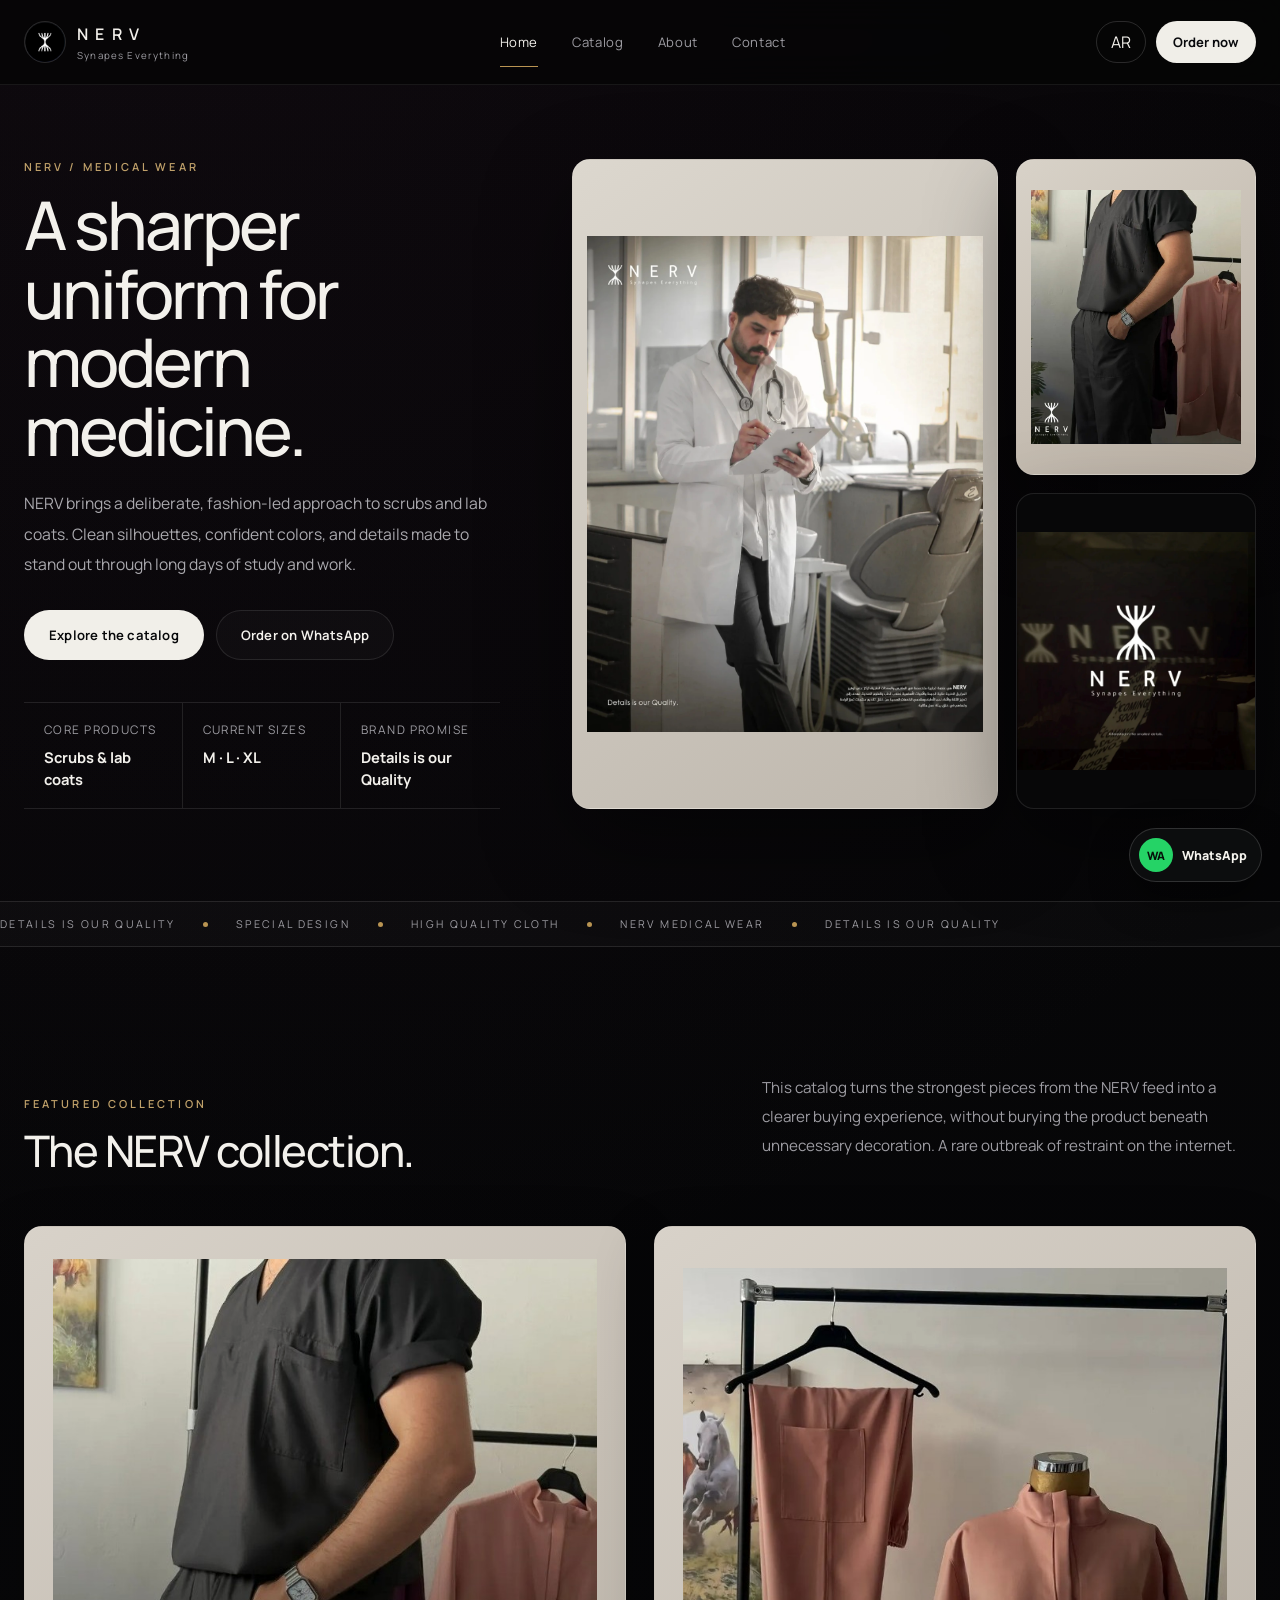
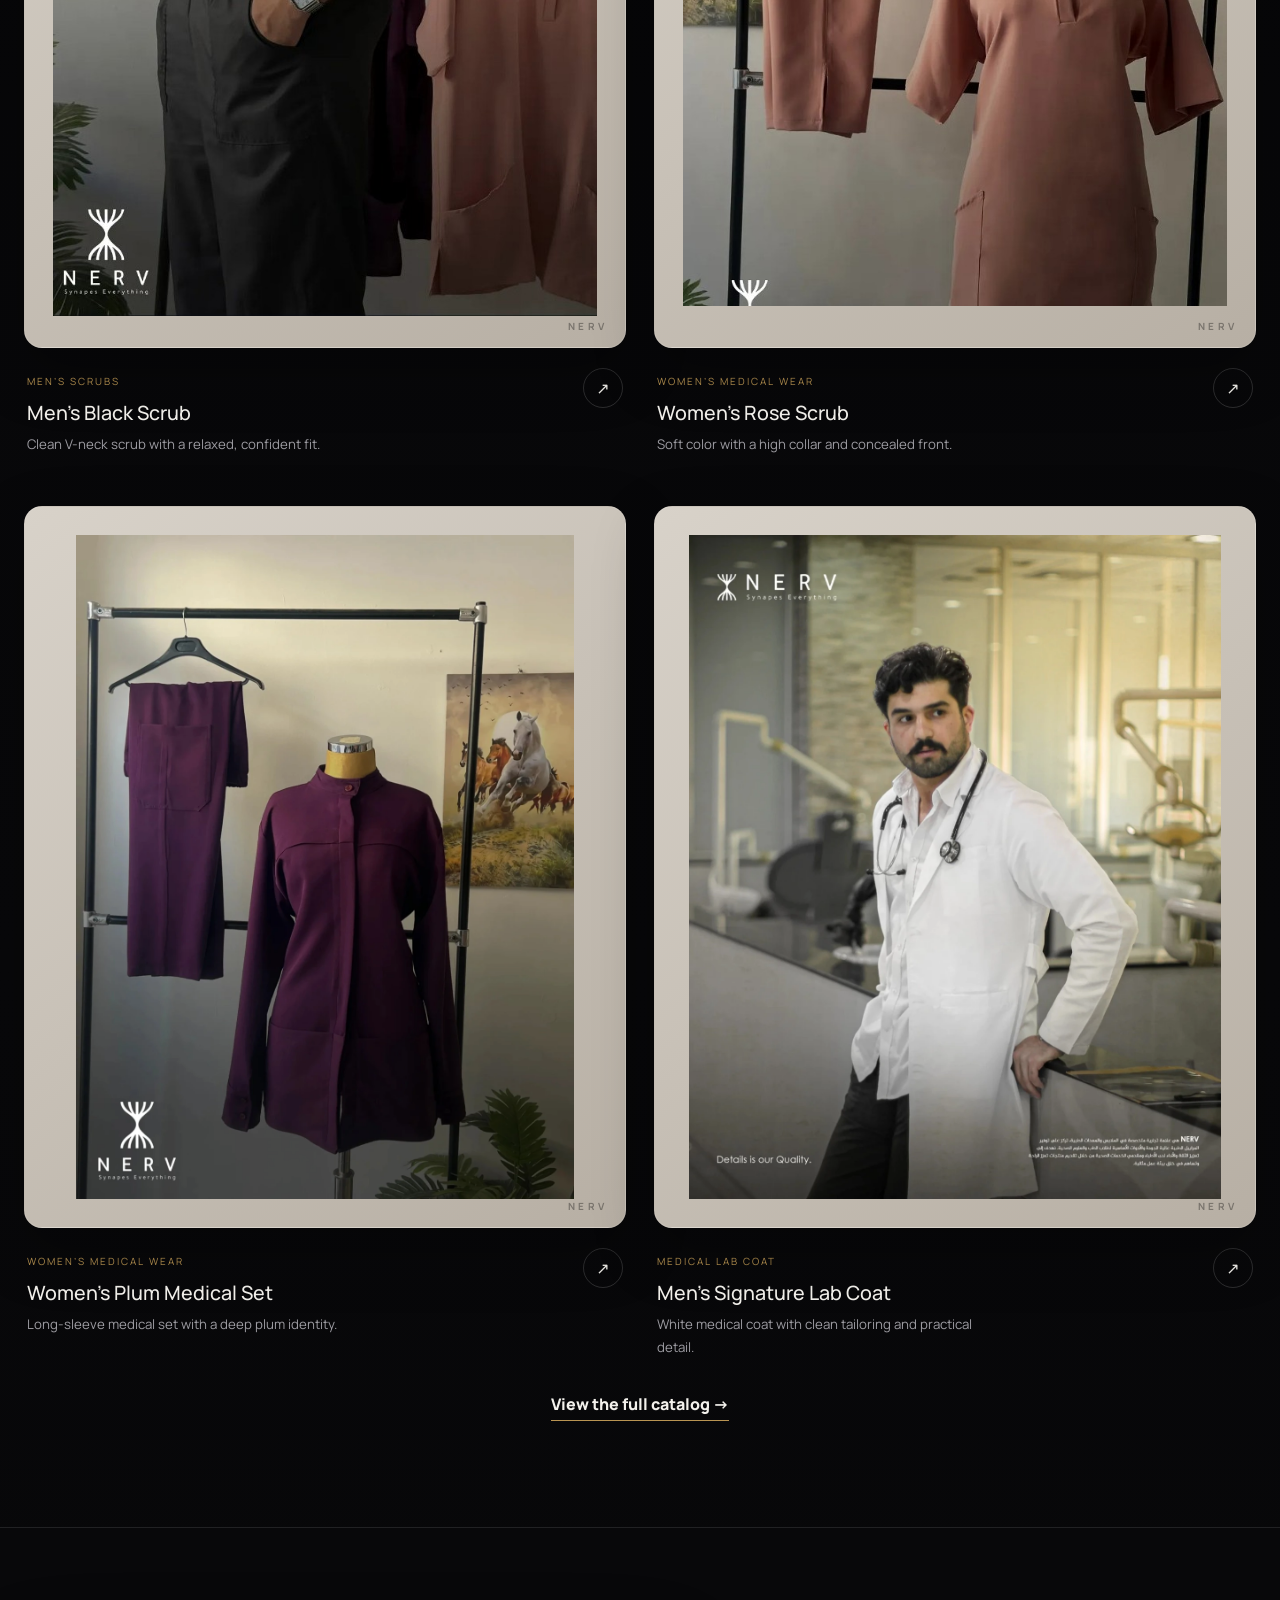
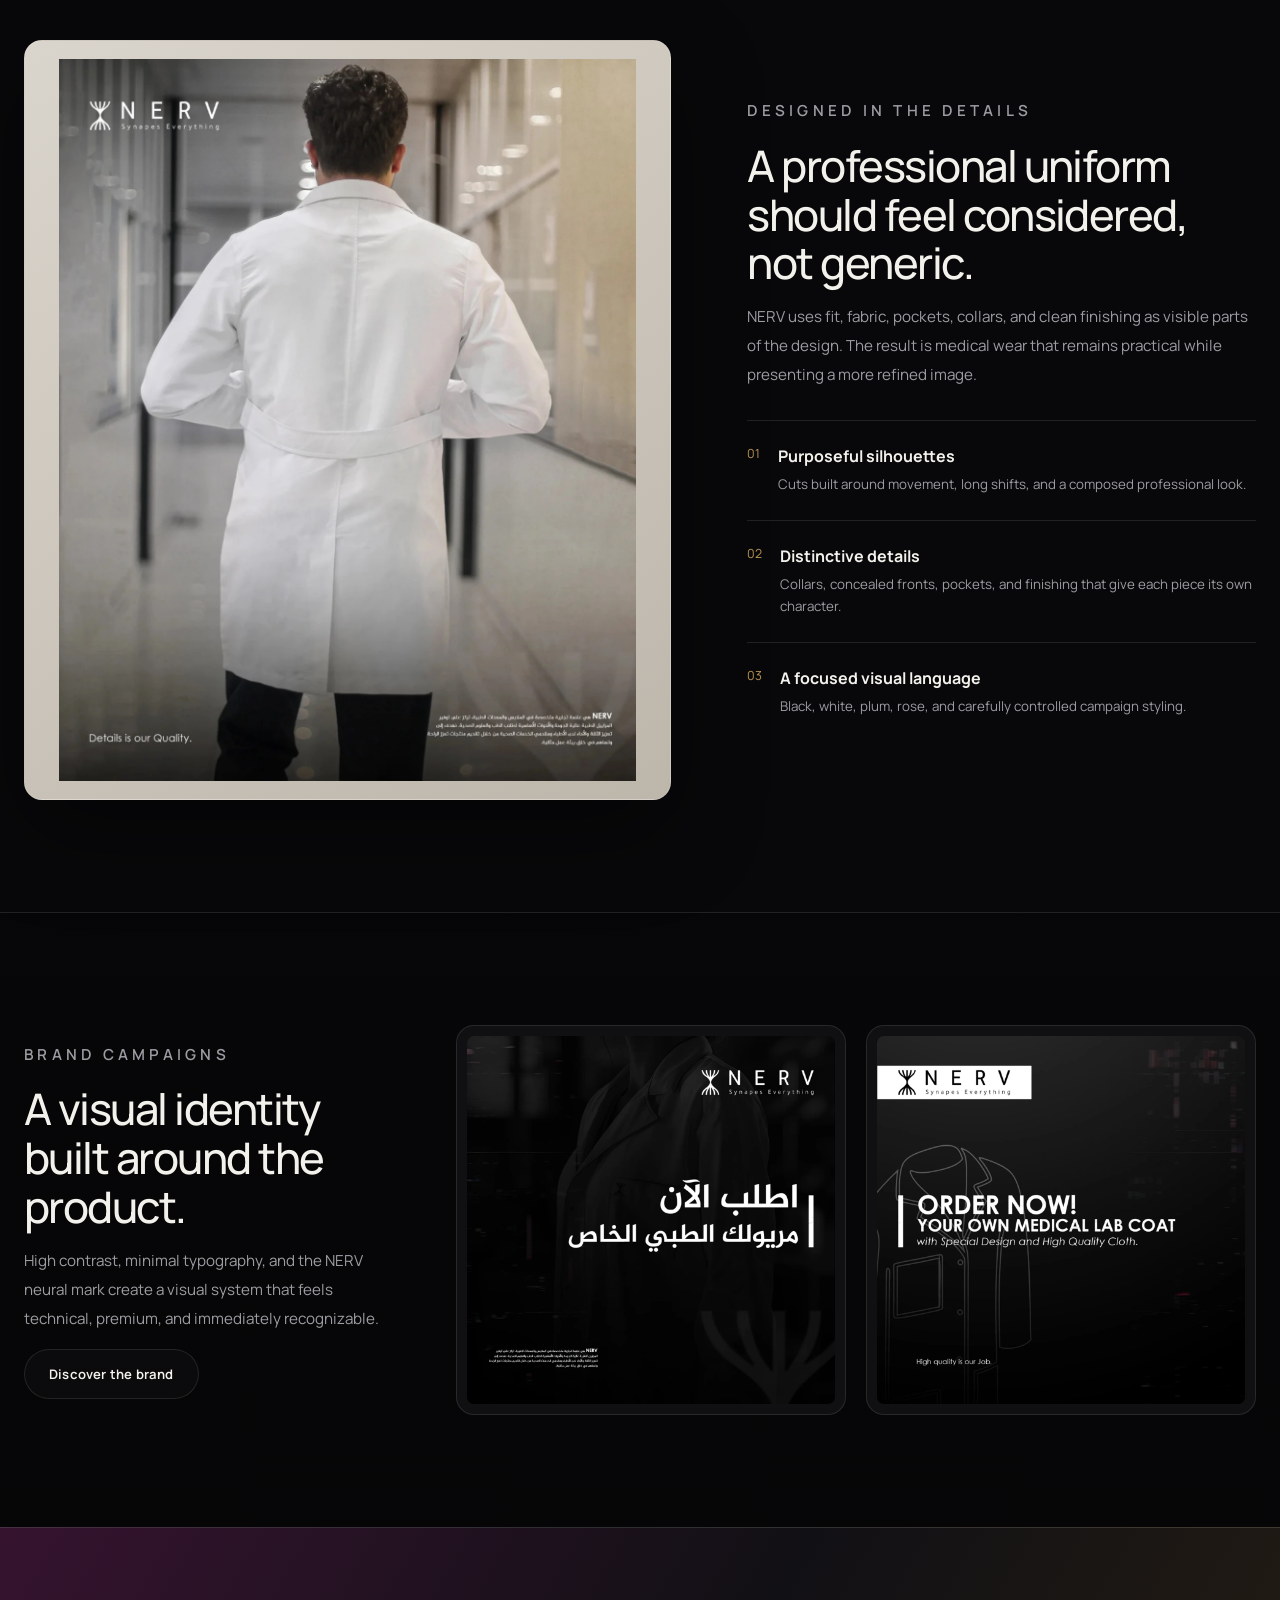
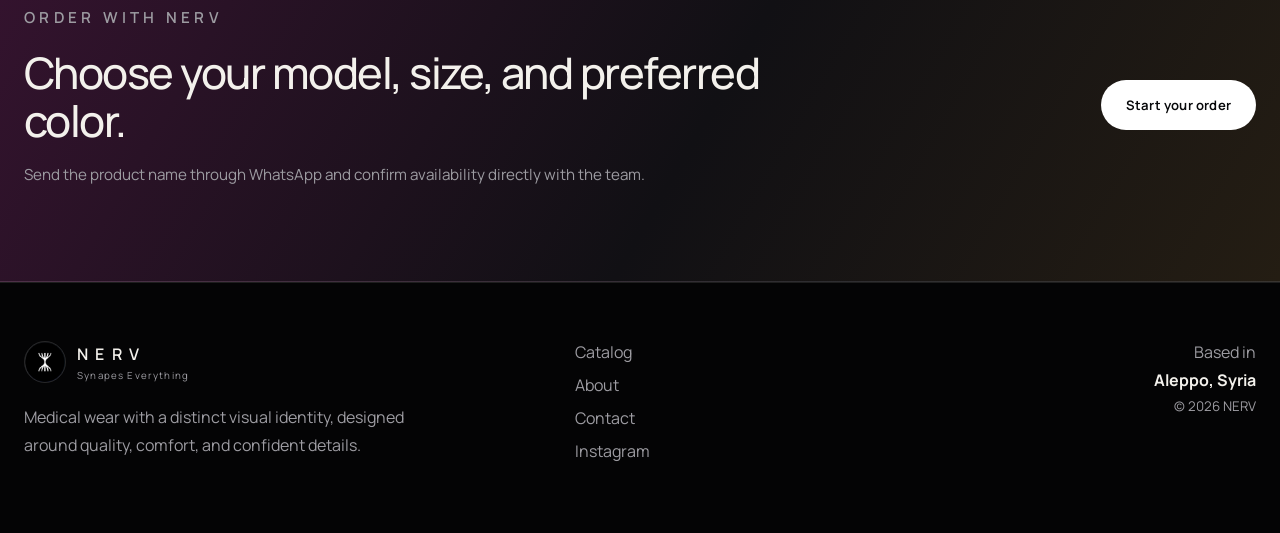
<file: index.html>
<!DOCTYPE html>
<html lang="en" dir="ltr">
<head>
  <meta charset="UTF-8" />
  <meta name="viewport" content="width=device-width, initial-scale=1.0" />
  <meta name="description" content="NERV premium medical scrubs and lab coats in Aleppo, Syria." />
  <title>NERV — Medical Wear</title>
  <link rel="preconnect" href="https://fonts.googleapis.com">
  <link rel="preconnect" href="https://fonts.gstatic.com" crossorigin>
  <link href="https://fonts.googleapis.com/css2?family=IBM+Plex+Sans+Arabic:wght@300;400;500;600&family=Manrope:wght@300;400;500;600;700&display=swap" rel="stylesheet">
  <link rel="stylesheet" href="styles.css" />
</head>
<body>
<header class="site-header">
  <div class="container header-inner">
    <a class="brand" href="index.html" aria-label="NERV home">
      <img src="assets/logo-mark.jpg" alt="NERV logo" />
      <span class="brand-copy"><strong>NERV</strong><small>Synapes Everything</small></span>
    </a>
    <button class="menu-toggle" id="menuToggle" aria-label="Open menu">☰</button>
    <nav class="site-nav" id="siteNav"><a class="active" href="index.html" data-i18n="nav_home"></a><a class="" href="catalog.html" data-i18n="nav_catalog"></a><a class="" href="about.html" data-i18n="nav_about"></a><a class="" href="contact.html" data-i18n="nav_contact"></a></nav>
    <div class="header-actions">
      <button class="lang-toggle" data-lang-toggle type="button">AR</button>
      <a class="header-order" href="#" data-whatsapp data-i18n="order_now"></a>
    </div>
  </div>
</header>
<main>
  <section class="home-hero">
    <div class="container home-hero-grid">
      <div class="home-hero-copy reveal">
        <p class="eyebrow" data-i18n="home_eyebrow"></p>
        <h1 data-i18n="home_title"></h1>
        <p class="hero-lead" data-i18n="home_lead"></p>
        <div class="button-row">
          <a class="button primary" href="catalog.html" data-i18n="explore_catalog"></a>
          <a class="button secondary" href="#" data-whatsapp data-i18n="order_whatsapp"></a>
        </div>
        <div class="hero-facts">
          <div><span data-i18n="fact_1_label"></span><strong data-i18n="fact_1_value"></strong></div>
          <div><span data-i18n="fact_2_label"></span><strong data-i18n="fact_2_value"></strong></div>
          <div><span data-i18n="fact_3_label"></span><strong data-i18n="fact_3_value"></strong></div>
        </div>
      </div>
      <div class="home-hero-visual reveal">
        <figure class="hero-main"><img src="assets/hero-clipboard.webp" alt="NERV medical lab coat" /></figure>
        <figure class="hero-side top"><img src="assets/black-scrub.jpg" alt="NERV black scrub" /></figure>
        <figure class="hero-side bottom"><img src="assets/logo-story.webp" alt="NERV brand identity" /></figure>
      </div>
    </div>
  </section>

  <section class="brand-strip"><div class="brand-strip-track"><span>DETAILS IS OUR QUALITY</span><i></i><span>SPECIAL DESIGN</span><i></i><span>HIGH QUALITY CLOTH</span><i></i><span>NERV MEDICAL WEAR</span><i></i><span>DETAILS IS OUR QUALITY</span></div></section>

  <section class="section container">
    <div class="section-header split reveal">
      <div><p class="eyebrow" data-i18n="featured_eyebrow"></p><h2 data-i18n="featured_title"></h2></div>
      <p data-i18n="featured_lead"></p>
    </div>
    <div class="product-grid"><article class="product-card reveal" data-category="men">
  <a class="product-media" href="product-men-black.html"><img src="assets/black-scrub.jpg" alt="" loading="lazy" /></a>
  <div class="product-card-body">
    <div><span class="product-type" data-i18n="cat_men"></span><h3 data-i18n="product_men_black"></h3><p data-i18n="product_men_black_short"></p></div>
    <a class="circle-link" href="product-men-black.html" aria-label="View product">↗</a>
  </div>
</article><article class="product-card reveal" data-category="women">
  <a class="product-media" href="product-women-rose.html"><img src="assets/pink-set.jpg" alt="" loading="lazy" /></a>
  <div class="product-card-body">
    <div><span class="product-type" data-i18n="cat_women"></span><h3 data-i18n="product_women_rose"></h3><p data-i18n="product_women_rose_short"></p></div>
    <a class="circle-link" href="product-women-rose.html" aria-label="View product">↗</a>
  </div>
</article><article class="product-card reveal" data-category="women">
  <a class="product-media" href="product-women-plum.html"><img src="assets/purple-set.webp" alt="" loading="lazy" /></a>
  <div class="product-card-body">
    <div><span class="product-type" data-i18n="cat_women"></span><h3 data-i18n="product_women_plum"></h3><p data-i18n="product_women_plum_short"></p></div>
    <a class="circle-link" href="product-women-plum.html" aria-label="View product">↗</a>
  </div>
</article><article class="product-card reveal" data-category="labcoat">
  <a class="product-media" href="product-men-labcoat.html"><img src="assets/hero-standing.webp" alt="" loading="lazy" /></a>
  <div class="product-card-body">
    <div><span class="product-type" data-i18n="cat_labcoat"></span><h3 data-i18n="product_men_labcoat"></h3><p data-i18n="product_men_labcoat_short"></p></div>
    <a class="circle-link" href="product-men-labcoat.html" aria-label="View product">↗</a>
  </div>
</article></div>
    <div class="section-cta"><a class="text-link" href="catalog.html" data-i18n="view_all_products"></a></div>
  </section>

  <section class="editorial-section">
    <div class="container editorial-grid">
      <div class="editorial-image reveal"><img src="assets/labcoat-back.webp" alt="NERV lab coat back details" /></div>
      <div class="editorial-copy reveal">
        <p class="eyebrow" data-i18n="quality_eyebrow"></p>
        <h2 data-i18n="quality_title"></h2>
        <p data-i18n="quality_lead"></p>
        <div class="detail-list">
          <div><span>01</span><p><strong data-i18n="quality_point_1"></strong><small data-i18n="quality_point_1_sub"></small></p></div>
          <div><span>02</span><p><strong data-i18n="quality_point_2"></strong><small data-i18n="quality_point_2_sub"></small></p></div>
          <div><span>03</span><p><strong data-i18n="quality_point_3"></strong><small data-i18n="quality_point_3_sub"></small></p></div>
        </div>
      </div>
    </div>
  </section>

  <section class="section container">
    <div class="campaign-layout">
      <div class="campaign-copy reveal"><p class="eyebrow" data-i18n="campaign_eyebrow"></p><h2 data-i18n="campaign_title"></h2><p data-i18n="campaign_lead"></p><a class="button secondary" href="about.html" data-i18n="discover_brand"></a></div>
      <div class="campaign-cards reveal"><img src="assets/poster-order-ar.webp" alt="NERV Arabic campaign" /><img src="assets/poster-order-en.webp" alt="NERV English campaign" /></div>
    </div>
  </section>

  <section class="order-banner">
    <div class="container order-banner-inner reveal"><div><p class="eyebrow" data-i18n="cta_eyebrow"></p><h2 data-i18n="cta_title"></h2><p data-i18n="cta_lead"></p></div><a class="button light" href="#" data-whatsapp data-i18n="start_order"></a></div>
  </section>
</main>
<footer class="site-footer">
  <div class="container footer-grid">
    <div>
      <a class="brand footer-brand" href="index.html">
        <img src="assets/logo-mark.jpg" alt="NERV logo" />
        <span class="brand-copy"><strong>NERV</strong><small>Synapes Everything</small></span>
      </a>
      <p data-i18n="footer_statement"></p>
    </div>
    <div class="footer-links">
      <a href="catalog.html" data-i18n="nav_catalog"></a>
      <a href="about.html" data-i18n="nav_about"></a>
      <a href="contact.html" data-i18n="nav_contact"></a>
      <a href="https://www.instagram.com/nerv_scrubs/" target="_blank" rel="noopener">Instagram</a>
    </div>
    <div class="footer-note">
      <span data-i18n="based_in"></span>
      <strong>Aleppo, Syria</strong>
      <small>© 2026 NERV</small>
    </div>
  </div>
</footer>
<a class="floating-whatsapp" href="#" data-whatsapp aria-label="Order on WhatsApp"><span>WA</span><em data-i18n="whatsapp"></em></a>
<script src="script.js"></script>
</body>
</html>
</file>
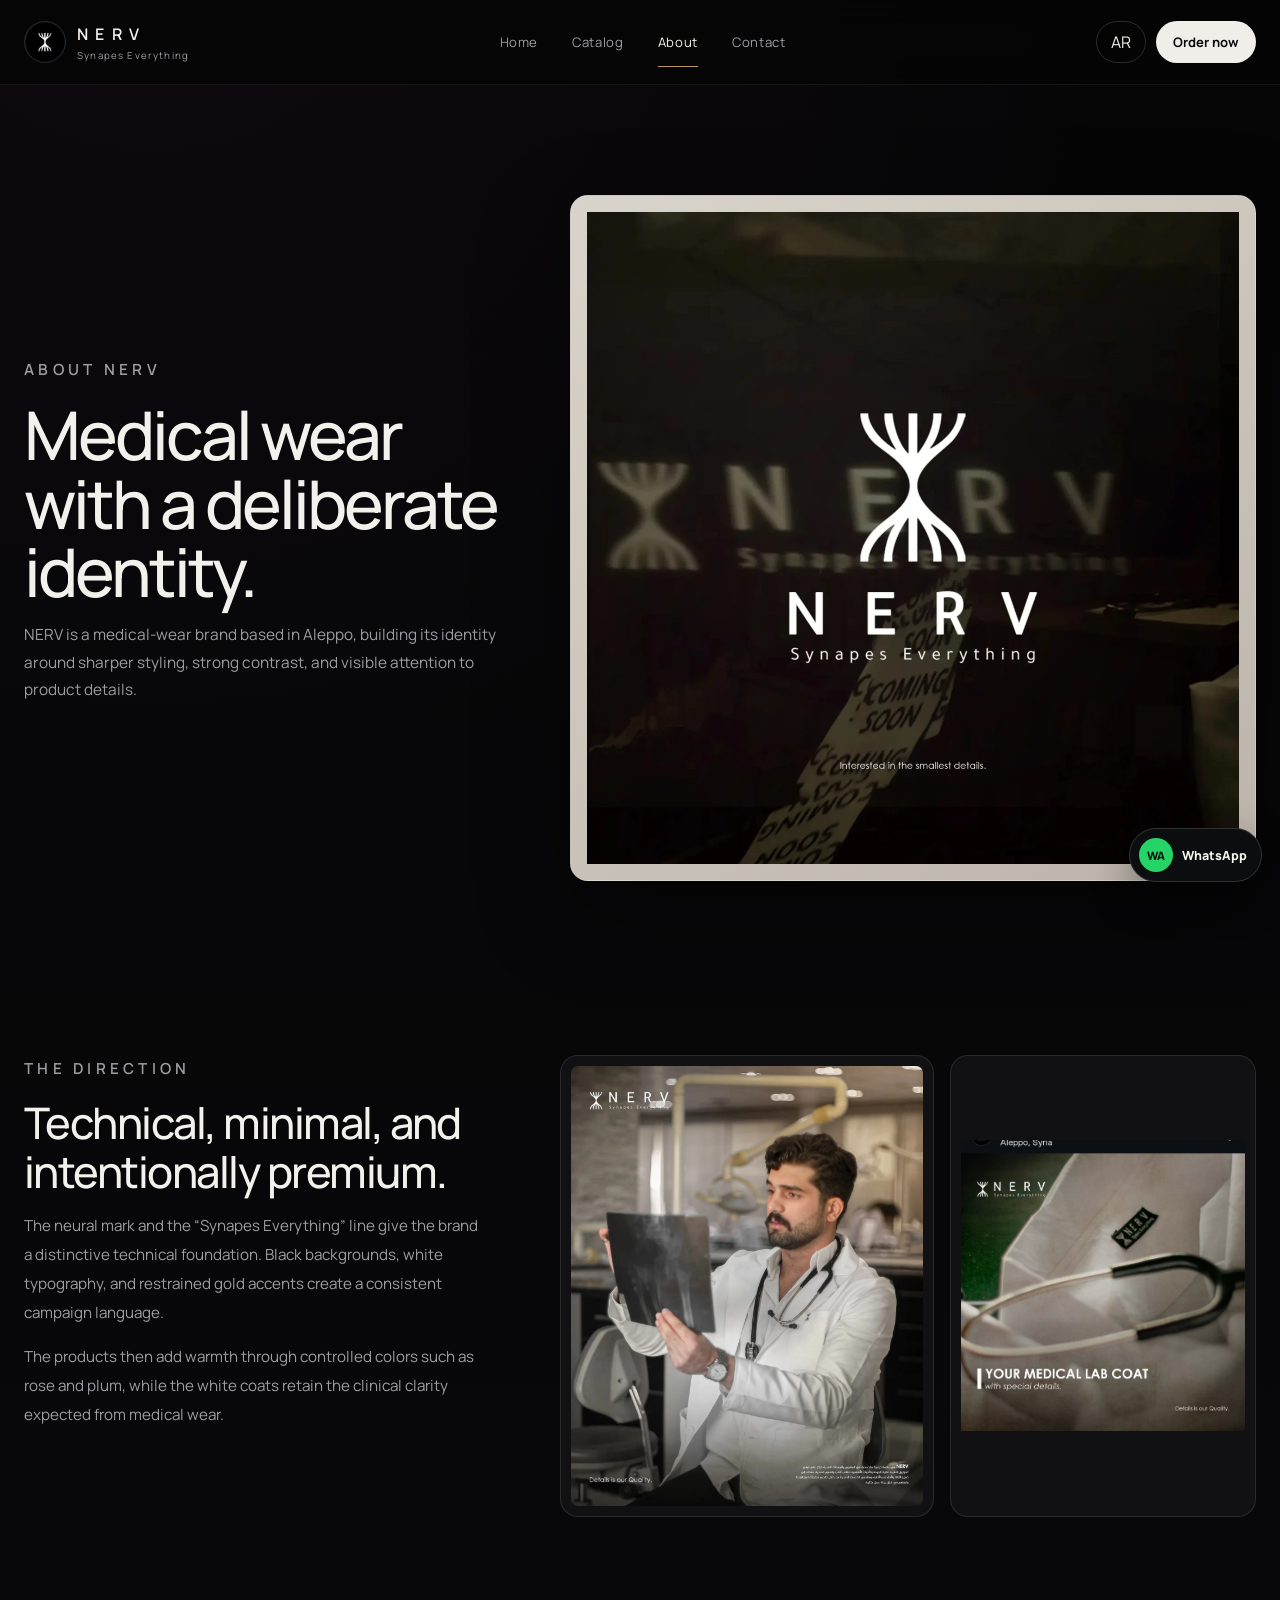
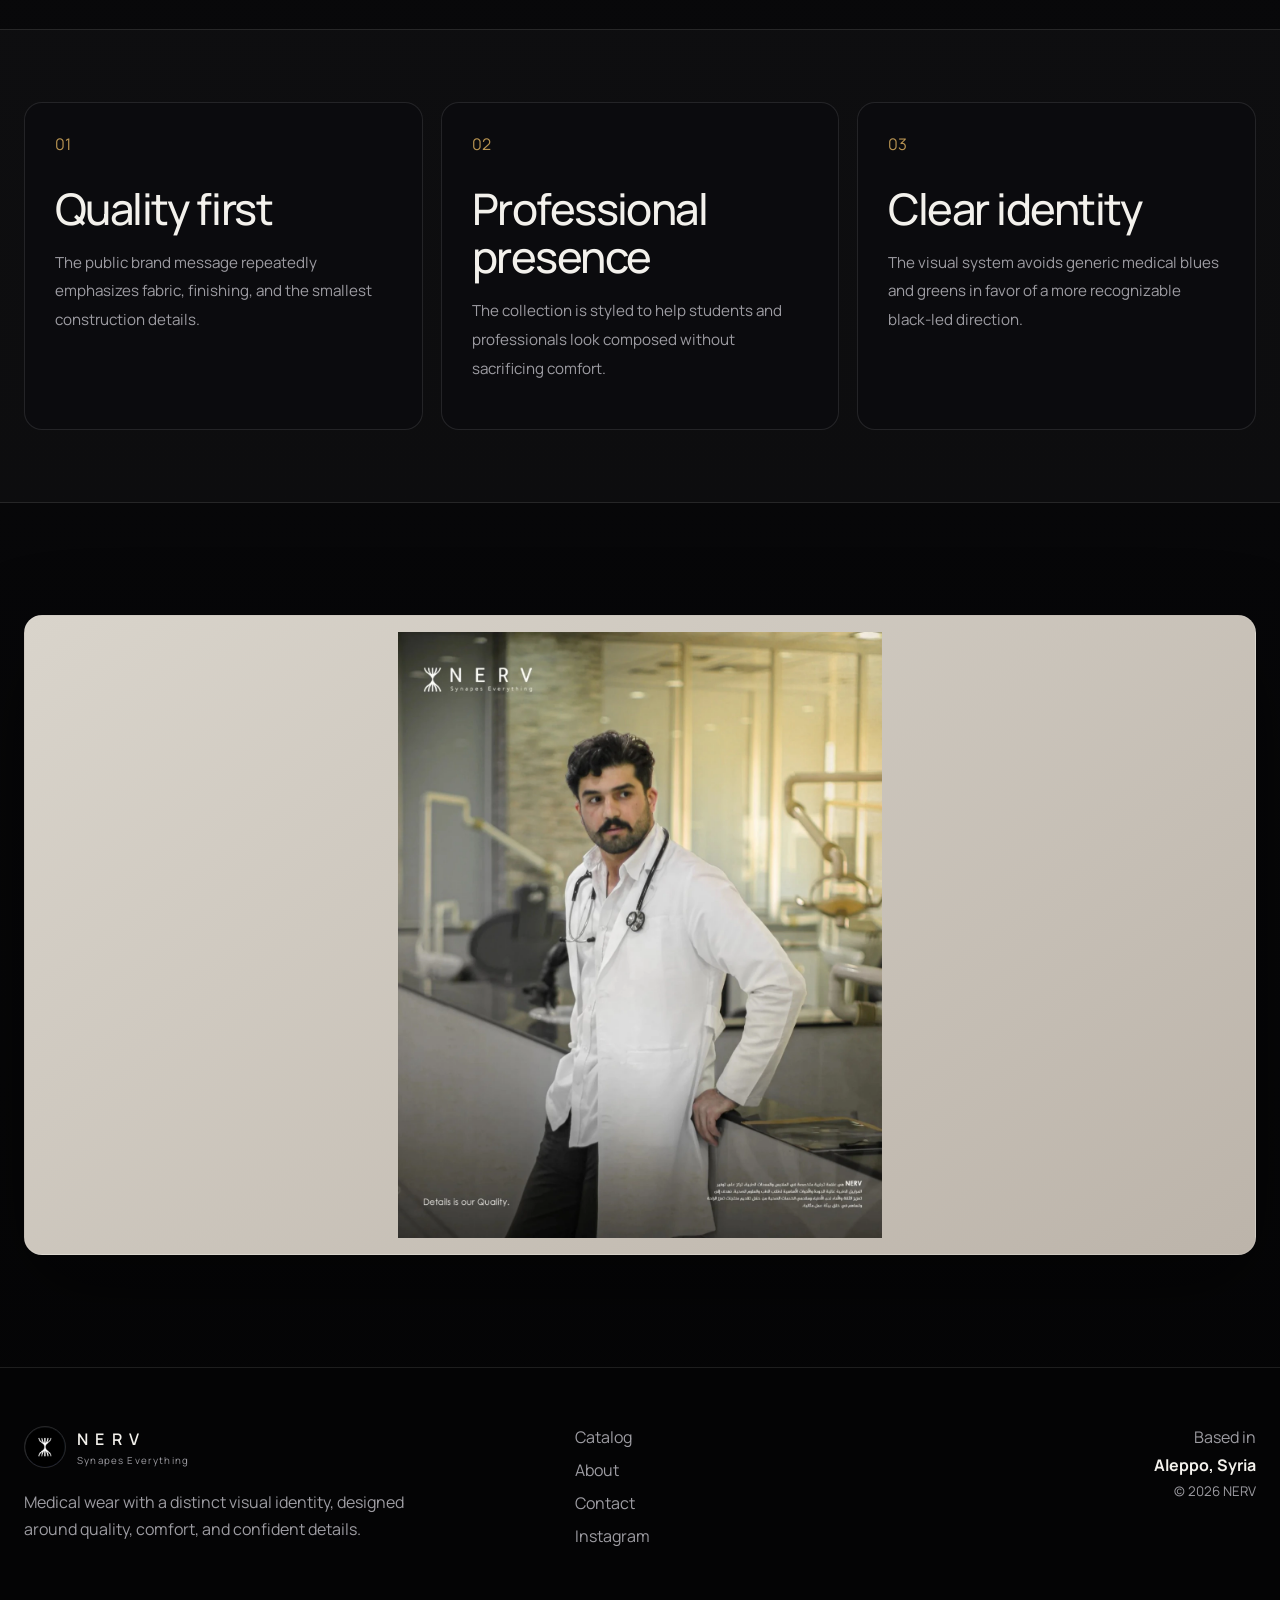
<file: about.html>
<!DOCTYPE html>
<html lang="en" dir="ltr">
<head>
  <meta charset="UTF-8" />
  <meta name="viewport" content="width=device-width, initial-scale=1.0" />
  <meta name="description" content="About the NERV medical-wear identity and quality." />
  <title>About — NERV</title>
  <link rel="preconnect" href="https://fonts.googleapis.com">
  <link rel="preconnect" href="https://fonts.gstatic.com" crossorigin>
  <link href="https://fonts.googleapis.com/css2?family=IBM+Plex+Sans+Arabic:wght@300;400;500;600&family=Manrope:wght@300;400;500;600;700&display=swap" rel="stylesheet">
  <link rel="stylesheet" href="styles.css" />
</head>
<body>
<header class="site-header">
  <div class="container header-inner">
    <a class="brand" href="index.html" aria-label="NERV home">
      <img src="assets/logo-mark.jpg" alt="NERV logo" />
      <span class="brand-copy"><strong>NERV</strong><small>Synapes Everything</small></span>
    </a>
    <button class="menu-toggle" id="menuToggle" aria-label="Open menu">☰</button>
    <nav class="site-nav" id="siteNav"><a class="" href="index.html" data-i18n="nav_home"></a><a class="" href="catalog.html" data-i18n="nav_catalog"></a><a class="active" href="about.html" data-i18n="nav_about"></a><a class="" href="contact.html" data-i18n="nav_contact"></a></nav>
    <div class="header-actions">
      <button class="lang-toggle" data-lang-toggle type="button">AR</button>
      <a class="header-order" href="#" data-whatsapp data-i18n="order_now"></a>
    </div>
  </div>
</header>
<main>
  <section class="page-hero about-hero">
    <div class="container about-hero-grid">
      <div class="page-hero-inner reveal"><p class="eyebrow" data-i18n="about_eyebrow"></p><h1 data-i18n="about_title"></h1><p data-i18n="about_lead"></p></div>
      <figure class="about-hero-image reveal"><img src="assets/logo-story.webp" alt="NERV identity" /></figure>
    </div>
  </section>
  <section class="section container story-grid">
    <div class="story-copy reveal"><p class="eyebrow" data-i18n="story_eyebrow"></p><h2 data-i18n="story_title"></h2><p data-i18n="story_p1"></p><p data-i18n="story_p2"></p></div>
    <div class="story-images reveal"><img src="assets/xray-look.webp" alt="NERV lab coat editorial" /><img src="assets/detail-tag.jpg" alt="NERV coat detail" /></div>
  </section>
  <section class="values-section"><div class="container values-grid">
    <article class="reveal"><span>01</span><h3 data-i18n="value_1_title"></h3><p data-i18n="value_1_text"></p></article>
    <article class="reveal"><span>02</span><h3 data-i18n="value_2_title"></h3><p data-i18n="value_2_text"></p></article>
    <article class="reveal"><span>03</span><h3 data-i18n="value_3_title"></h3><p data-i18n="value_3_text"></p></article>
  </div></section>
  <section class="section container"><div class="wide-image reveal"><img src="assets/hero-standing.webp" alt="NERV white coat" /></div></section>
</main>
<footer class="site-footer">
  <div class="container footer-grid">
    <div>
      <a class="brand footer-brand" href="index.html">
        <img src="assets/logo-mark.jpg" alt="NERV logo" />
        <span class="brand-copy"><strong>NERV</strong><small>Synapes Everything</small></span>
      </a>
      <p data-i18n="footer_statement"></p>
    </div>
    <div class="footer-links">
      <a href="catalog.html" data-i18n="nav_catalog"></a>
      <a href="about.html" data-i18n="nav_about"></a>
      <a href="contact.html" data-i18n="nav_contact"></a>
      <a href="https://www.instagram.com/nerv_scrubs/" target="_blank" rel="noopener">Instagram</a>
    </div>
    <div class="footer-note">
      <span data-i18n="based_in"></span>
      <strong>Aleppo, Syria</strong>
      <small>© 2026 NERV</small>
    </div>
  </div>
</footer>
<a class="floating-whatsapp" href="#" data-whatsapp aria-label="Order on WhatsApp"><span>WA</span><em data-i18n="whatsapp"></em></a>
<script src="script.js"></script>
</body>
</html>
</file>
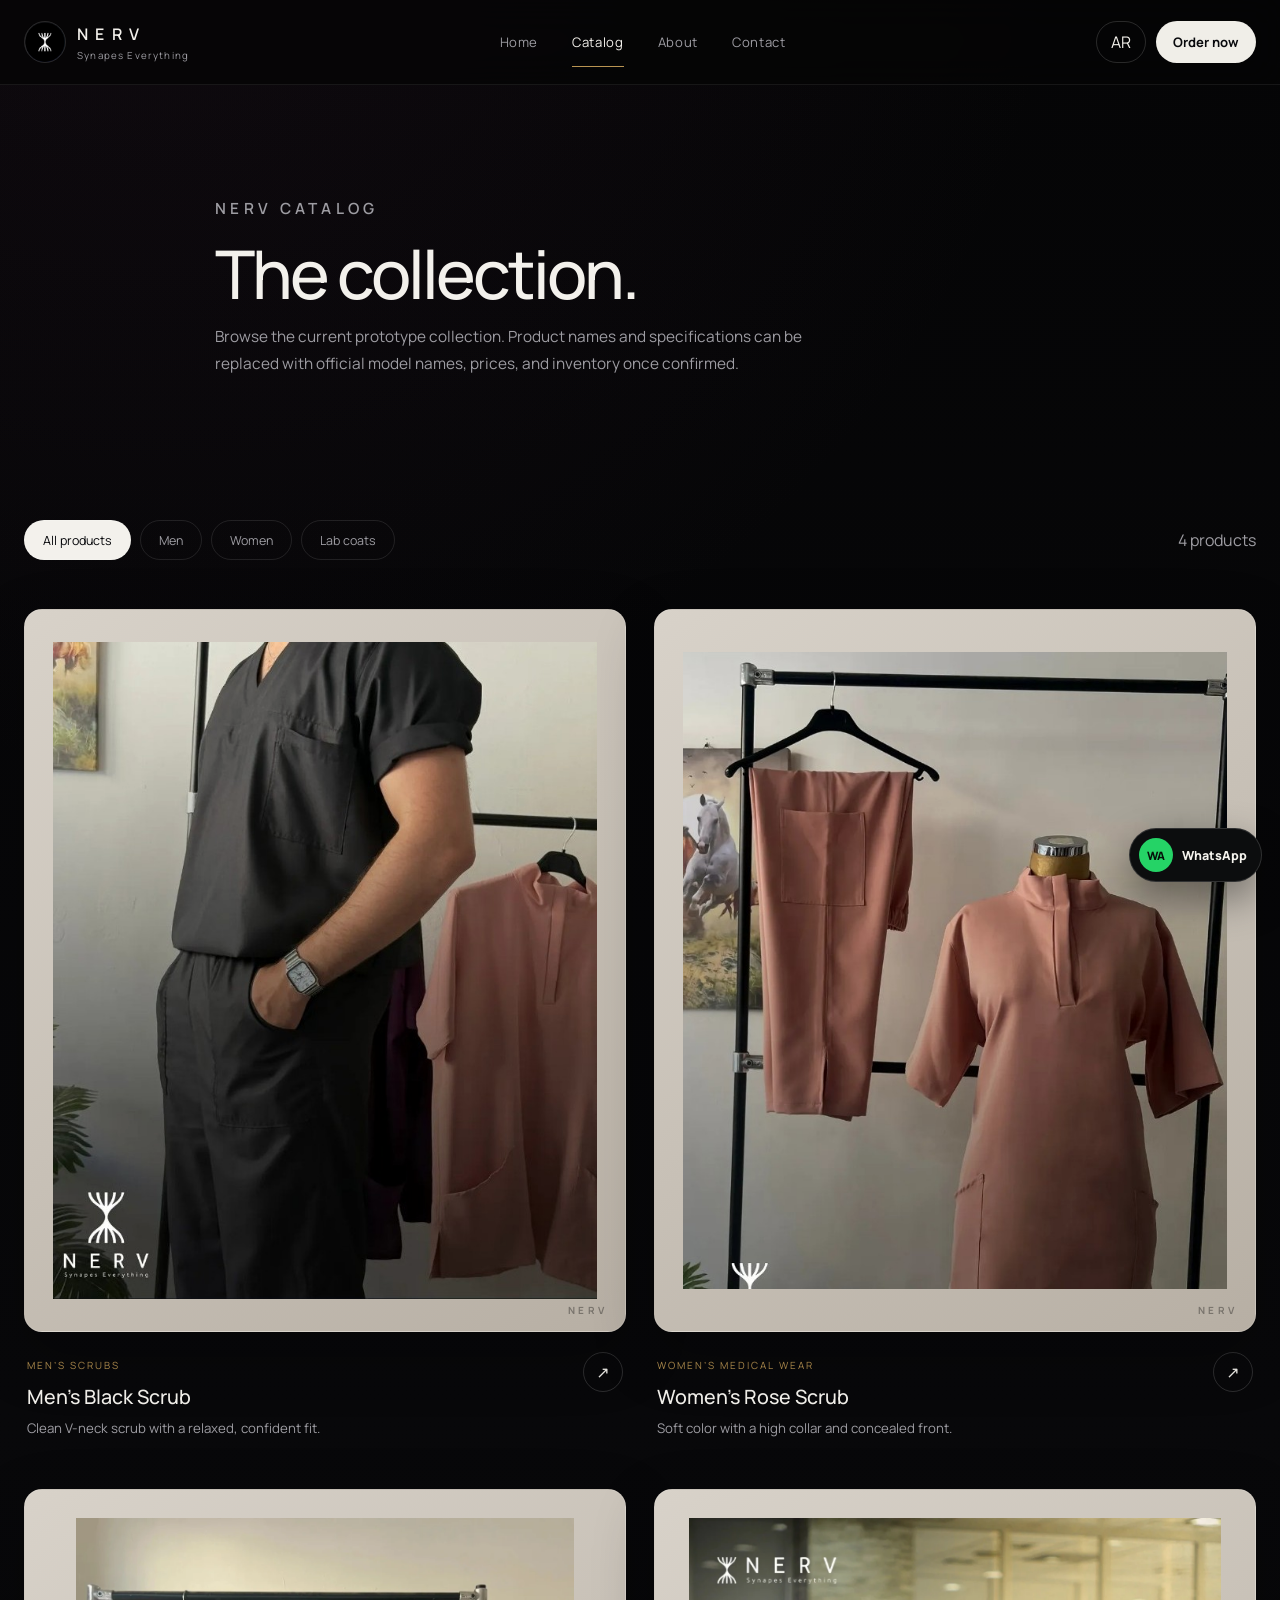
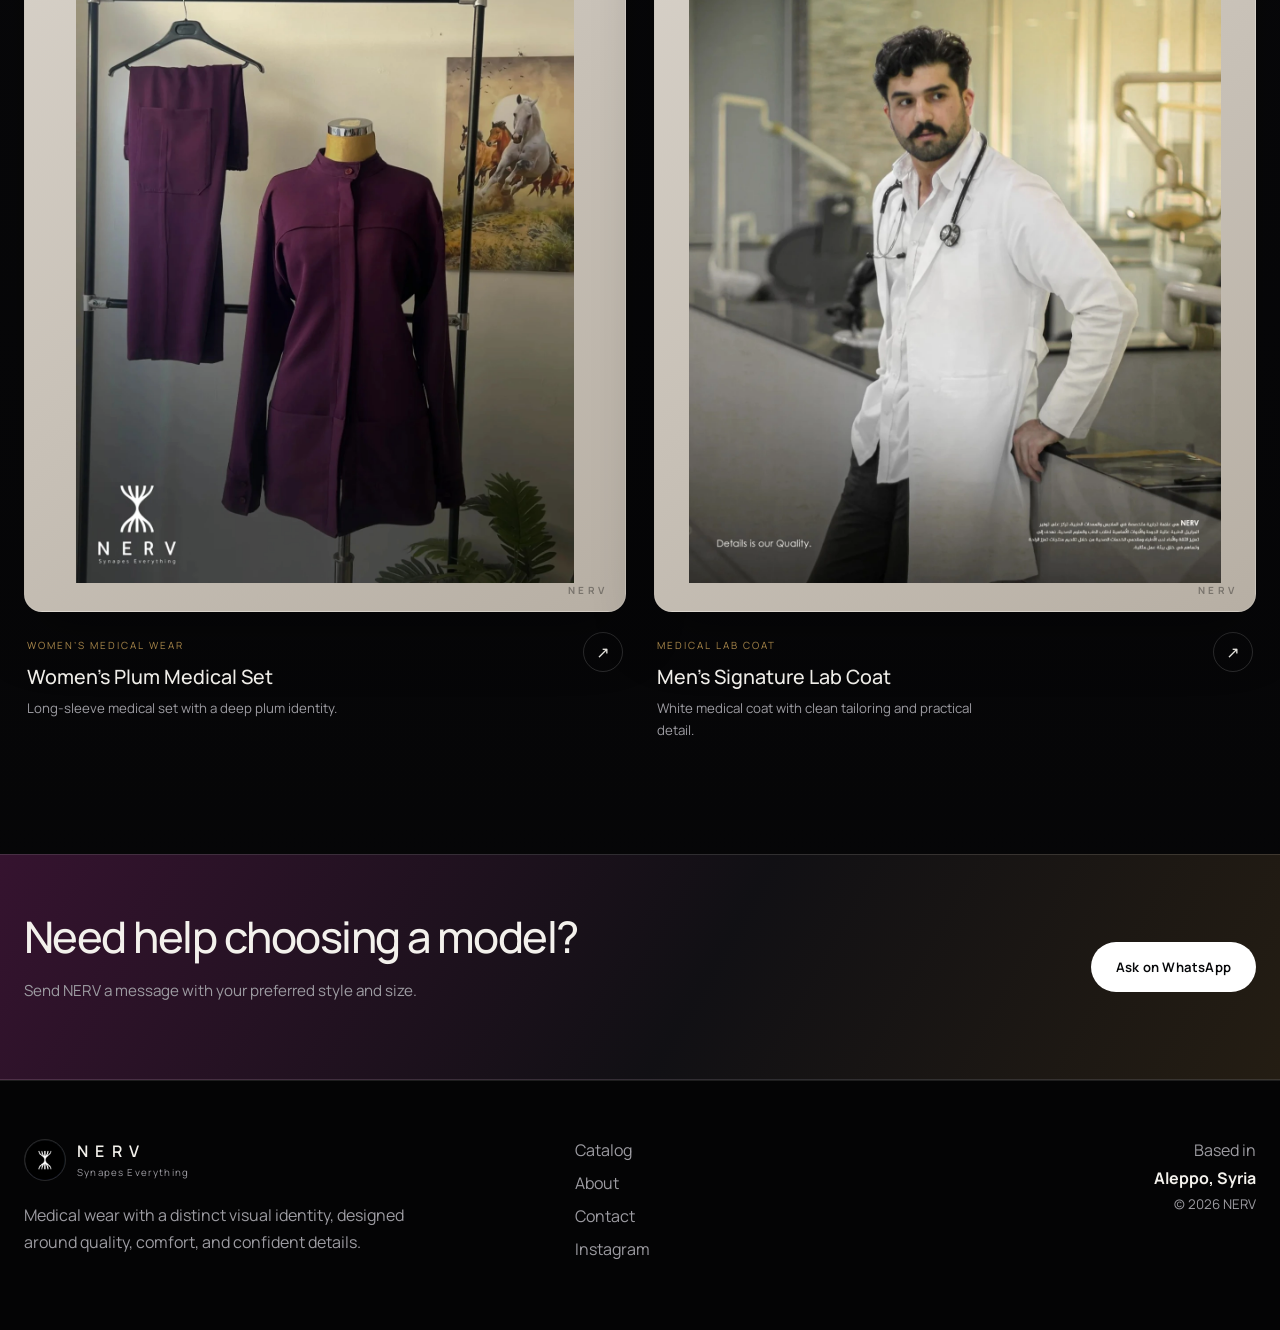
<file: catalog.html>
<!DOCTYPE html>
<html lang="en" dir="ltr">
<head>
  <meta charset="UTF-8" />
  <meta name="viewport" content="width=device-width, initial-scale=1.0" />
  <meta name="description" content="Browse NERV medical scrubs and lab coats." />
  <title>Catalog — NERV</title>
  <link rel="preconnect" href="https://fonts.googleapis.com">
  <link rel="preconnect" href="https://fonts.gstatic.com" crossorigin>
  <link href="https://fonts.googleapis.com/css2?family=IBM+Plex+Sans+Arabic:wght@300;400;500;600&family=Manrope:wght@300;400;500;600;700&display=swap" rel="stylesheet">
  <link rel="stylesheet" href="styles.css" />
</head>
<body>
<header class="site-header">
  <div class="container header-inner">
    <a class="brand" href="index.html" aria-label="NERV home">
      <img src="assets/logo-mark.jpg" alt="NERV logo" />
      <span class="brand-copy"><strong>NERV</strong><small>Synapes Everything</small></span>
    </a>
    <button class="menu-toggle" id="menuToggle" aria-label="Open menu">☰</button>
    <nav class="site-nav" id="siteNav"><a class="" href="index.html" data-i18n="nav_home"></a><a class="active" href="catalog.html" data-i18n="nav_catalog"></a><a class="" href="about.html" data-i18n="nav_about"></a><a class="" href="contact.html" data-i18n="nav_contact"></a></nav>
    <div class="header-actions">
      <button class="lang-toggle" data-lang-toggle type="button">AR</button>
      <a class="header-order" href="#" data-whatsapp data-i18n="order_now"></a>
    </div>
  </div>
</header>
<main>
  <section class="page-hero compact">
    <div class="container page-hero-inner reveal"><p class="eyebrow" data-i18n="catalog_eyebrow"></p><h1 data-i18n="catalog_title"></h1><p data-i18n="catalog_lead"></p></div>
  </section>
  <section class="section container catalog-section">
    <div class="catalog-toolbar reveal">
      <div class="filter-buttons" role="group" aria-label="Product filters">
        <button class="filter active" data-filter="all" data-i18n="filter_all"></button>
        <button class="filter" data-filter="men" data-i18n="filter_men"></button>
        <button class="filter" data-filter="women" data-i18n="filter_women"></button>
        <button class="filter" data-filter="labcoat" data-i18n="filter_labcoats"></button>
      </div>
      <p><span data-product-count>4</span> <span data-i18n="products_label"></span></p>
    </div>
    <div class="product-grid catalog-grid"><article class="product-card reveal" data-category="men">
  <a class="product-media" href="product-men-black.html"><img src="assets/black-scrub.jpg" alt="" loading="lazy" /></a>
  <div class="product-card-body">
    <div><span class="product-type" data-i18n="cat_men"></span><h3 data-i18n="product_men_black"></h3><p data-i18n="product_men_black_short"></p></div>
    <a class="circle-link" href="product-men-black.html" aria-label="View product">↗</a>
  </div>
</article><article class="product-card reveal" data-category="women">
  <a class="product-media" href="product-women-rose.html"><img src="assets/pink-set.jpg" alt="" loading="lazy" /></a>
  <div class="product-card-body">
    <div><span class="product-type" data-i18n="cat_women"></span><h3 data-i18n="product_women_rose"></h3><p data-i18n="product_women_rose_short"></p></div>
    <a class="circle-link" href="product-women-rose.html" aria-label="View product">↗</a>
  </div>
</article><article class="product-card reveal" data-category="women">
  <a class="product-media" href="product-women-plum.html"><img src="assets/purple-set.webp" alt="" loading="lazy" /></a>
  <div class="product-card-body">
    <div><span class="product-type" data-i18n="cat_women"></span><h3 data-i18n="product_women_plum"></h3><p data-i18n="product_women_plum_short"></p></div>
    <a class="circle-link" href="product-women-plum.html" aria-label="View product">↗</a>
  </div>
</article><article class="product-card reveal" data-category="labcoat">
  <a class="product-media" href="product-men-labcoat.html"><img src="assets/hero-standing.webp" alt="" loading="lazy" /></a>
  <div class="product-card-body">
    <div><span class="product-type" data-i18n="cat_labcoat"></span><h3 data-i18n="product_men_labcoat"></h3><p data-i18n="product_men_labcoat_short"></p></div>
    <a class="circle-link" href="product-men-labcoat.html" aria-label="View product">↗</a>
  </div>
</article></div>
  </section>
  <section class="order-banner small"><div class="container order-banner-inner reveal"><div><h2 data-i18n="catalog_help_title"></h2><p data-i18n="catalog_help_lead"></p></div><a class="button light" href="#" data-whatsapp data-i18n="ask_whatsapp"></a></div></section>
</main>
<footer class="site-footer">
  <div class="container footer-grid">
    <div>
      <a class="brand footer-brand" href="index.html">
        <img src="assets/logo-mark.jpg" alt="NERV logo" />
        <span class="brand-copy"><strong>NERV</strong><small>Synapes Everything</small></span>
      </a>
      <p data-i18n="footer_statement"></p>
    </div>
    <div class="footer-links">
      <a href="catalog.html" data-i18n="nav_catalog"></a>
      <a href="about.html" data-i18n="nav_about"></a>
      <a href="contact.html" data-i18n="nav_contact"></a>
      <a href="https://www.instagram.com/nerv_scrubs/" target="_blank" rel="noopener">Instagram</a>
    </div>
    <div class="footer-note">
      <span data-i18n="based_in"></span>
      <strong>Aleppo, Syria</strong>
      <small>© 2026 NERV</small>
    </div>
  </div>
</footer>
<a class="floating-whatsapp" href="#" data-whatsapp aria-label="Order on WhatsApp"><span>WA</span><em data-i18n="whatsapp"></em></a>
<script src="script.js"></script>
</body>
</html>
</file>
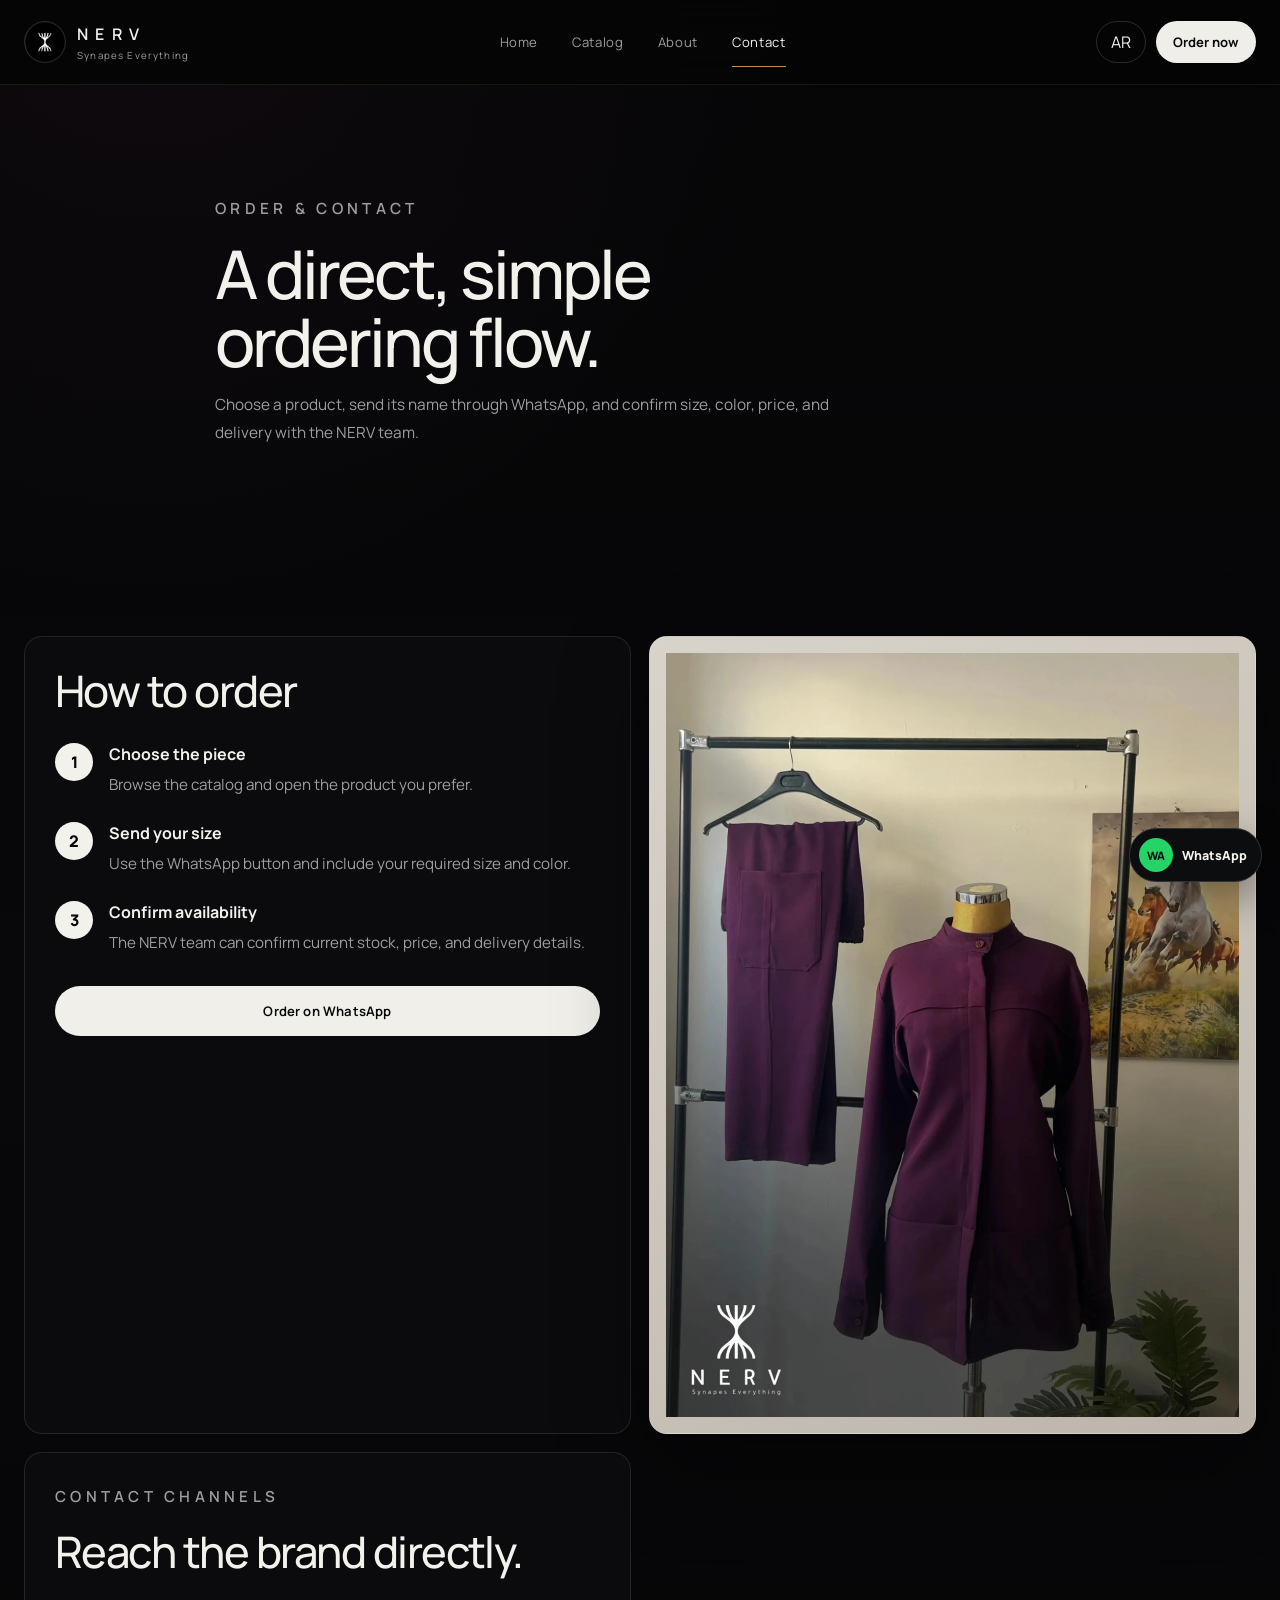
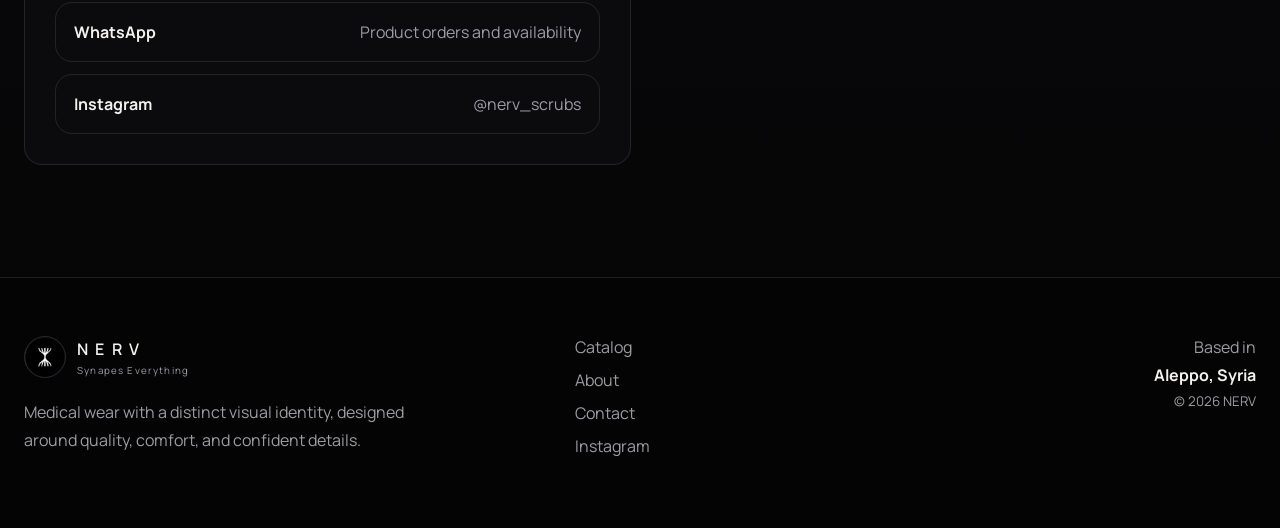
<file: contact.html>
<!DOCTYPE html>
<html lang="en" dir="ltr">
<head>
  <meta charset="UTF-8" />
  <meta name="viewport" content="width=device-width, initial-scale=1.0" />
  <meta name="description" content="Contact NERV and order medical scrubs or lab coats." />
  <title>Contact — NERV</title>
  <link rel="preconnect" href="https://fonts.googleapis.com">
  <link rel="preconnect" href="https://fonts.gstatic.com" crossorigin>
  <link href="https://fonts.googleapis.com/css2?family=IBM+Plex+Sans+Arabic:wght@300;400;500;600&family=Manrope:wght@300;400;500;600;700&display=swap" rel="stylesheet">
  <link rel="stylesheet" href="styles.css" />
</head>
<body>
<header class="site-header">
  <div class="container header-inner">
    <a class="brand" href="index.html" aria-label="NERV home">
      <img src="assets/logo-mark.jpg" alt="NERV logo" />
      <span class="brand-copy"><strong>NERV</strong><small>Synapes Everything</small></span>
    </a>
    <button class="menu-toggle" id="menuToggle" aria-label="Open menu">☰</button>
    <nav class="site-nav" id="siteNav"><a class="" href="index.html" data-i18n="nav_home"></a><a class="" href="catalog.html" data-i18n="nav_catalog"></a><a class="" href="about.html" data-i18n="nav_about"></a><a class="active" href="contact.html" data-i18n="nav_contact"></a></nav>
    <div class="header-actions">
      <button class="lang-toggle" data-lang-toggle type="button">AR</button>
      <a class="header-order" href="#" data-whatsapp data-i18n="order_now"></a>
    </div>
  </div>
</header>
<main>
  <section class="page-hero compact"><div class="container page-hero-inner reveal"><p class="eyebrow" data-i18n="contact_eyebrow"></p><h1 data-i18n="contact_title"></h1><p data-i18n="contact_lead"></p></div></section>
  <section class="section container contact-grid">
    <div class="contact-panel reveal">
      <h2 data-i18n="order_steps_title"></h2>
      <ol class="order-steps">
        <li><span>1</span><div><strong data-i18n="step_1_title"></strong><p data-i18n="step_1_text"></p></div></li>
        <li><span>2</span><div><strong data-i18n="step_2_title"></strong><p data-i18n="step_2_text"></p></div></li>
        <li><span>3</span><div><strong data-i18n="step_3_title"></strong><p data-i18n="step_3_text"></p></div></li>
      </ol>
      <a class="button primary full" href="#" data-whatsapp data-i18n="order_whatsapp"></a>
    </div>
    <div class="contact-panel image-panel reveal"><img src="assets/purple-set.webp" alt="NERV purple medical set" /></div>
    <div class="contact-panel reveal"><p class="eyebrow" data-i18n="channels_eyebrow"></p><h2 data-i18n="channels_title"></h2><div class="channel-list"><a href="#" data-whatsapp><strong>WhatsApp</strong><span data-i18n="whatsapp_note"></span></a><a href="https://www.instagram.com/nerv_scrubs/" target="_blank" rel="noopener"><strong>Instagram</strong><span>@nerv_scrubs</span></a></div></div>
  </section>
</main>
<footer class="site-footer">
  <div class="container footer-grid">
    <div>
      <a class="brand footer-brand" href="index.html">
        <img src="assets/logo-mark.jpg" alt="NERV logo" />
        <span class="brand-copy"><strong>NERV</strong><small>Synapes Everything</small></span>
      </a>
      <p data-i18n="footer_statement"></p>
    </div>
    <div class="footer-links">
      <a href="catalog.html" data-i18n="nav_catalog"></a>
      <a href="about.html" data-i18n="nav_about"></a>
      <a href="contact.html" data-i18n="nav_contact"></a>
      <a href="https://www.instagram.com/nerv_scrubs/" target="_blank" rel="noopener">Instagram</a>
    </div>
    <div class="footer-note">
      <span data-i18n="based_in"></span>
      <strong>Aleppo, Syria</strong>
      <small>© 2026 NERV</small>
    </div>
  </div>
</footer>
<a class="floating-whatsapp" href="#" data-whatsapp aria-label="Order on WhatsApp"><span>WA</span><em data-i18n="whatsapp"></em></a>
<script src="script.js"></script>
</body>
</html>
</file>
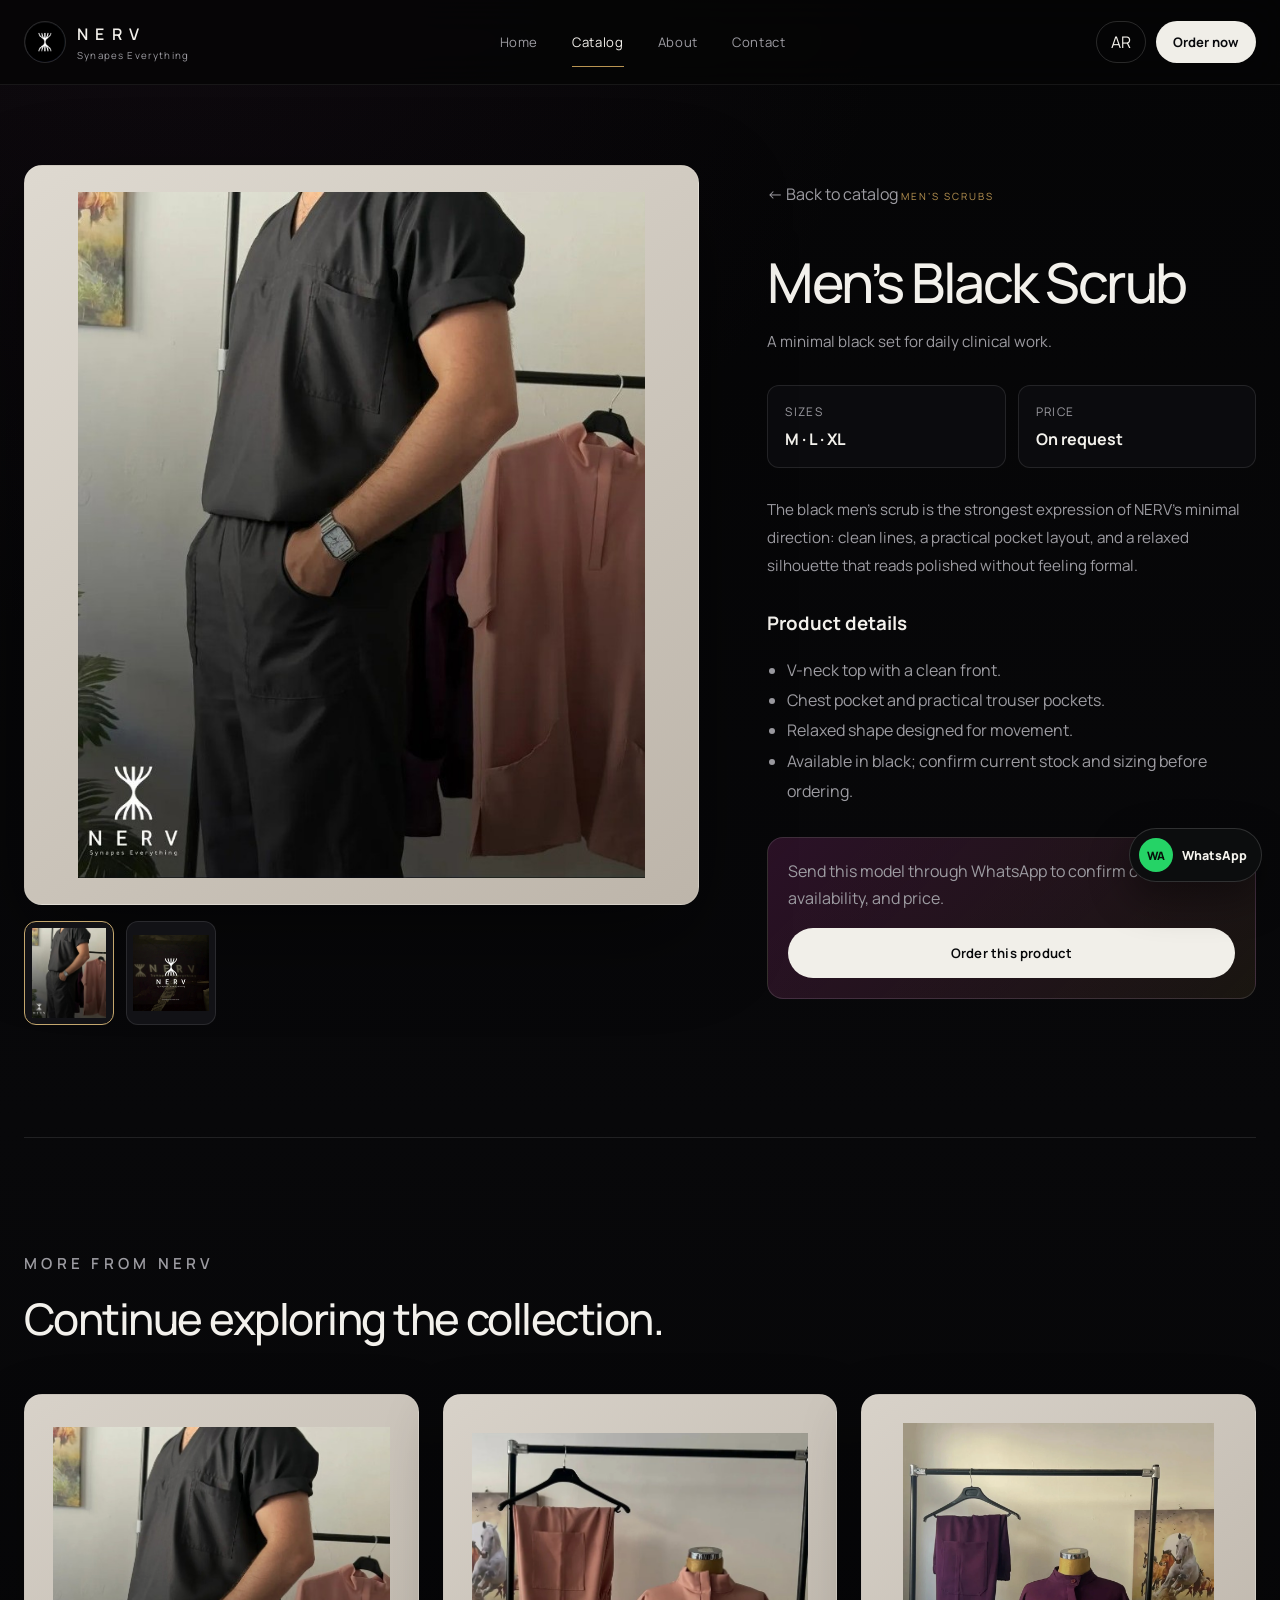
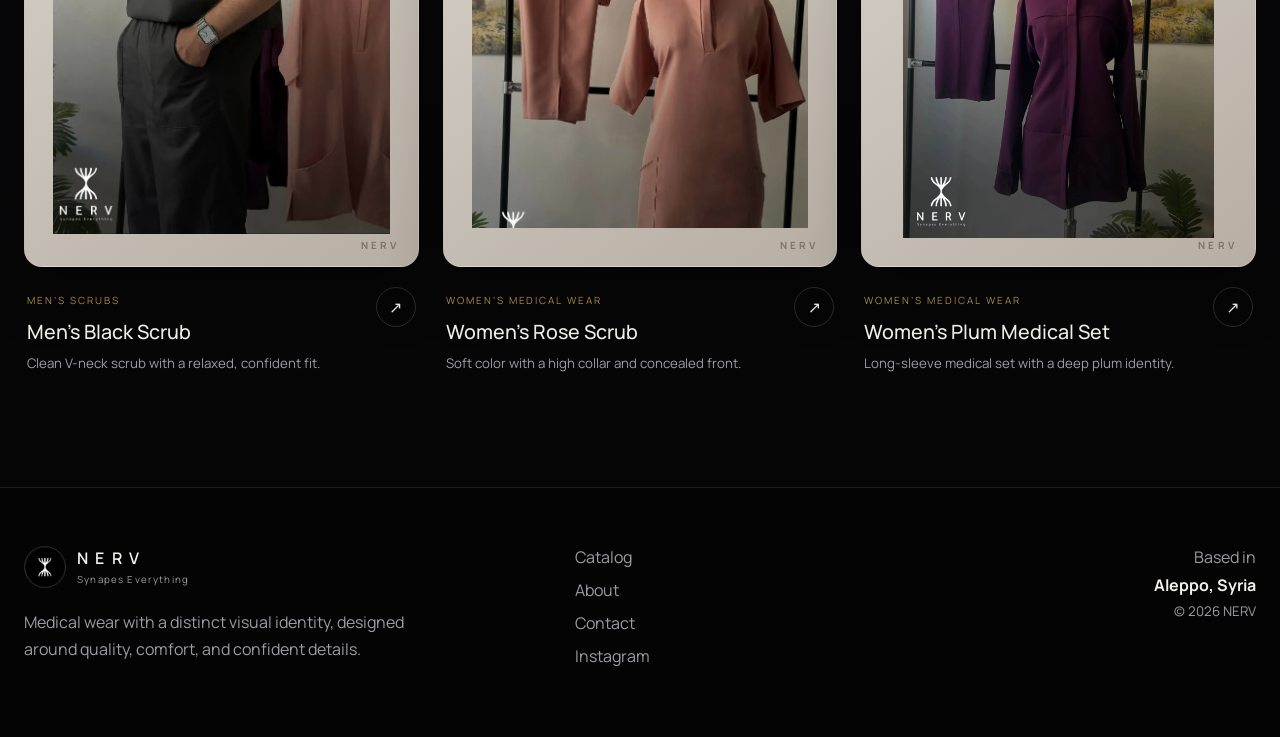
<file: product-men-black.html>
<!DOCTYPE html>
<html lang="en" dir="ltr">
<head>
  <meta charset="UTF-8" />
  <meta name="viewport" content="width=device-width, initial-scale=1.0" />
  <meta name="description" content="NERV medical wear product details." />
  <title>Product — NERV</title>
  <link rel="preconnect" href="https://fonts.googleapis.com">
  <link rel="preconnect" href="https://fonts.gstatic.com" crossorigin>
  <link href="https://fonts.googleapis.com/css2?family=IBM+Plex+Sans+Arabic:wght@300;400;500;600&family=Manrope:wght@300;400;500;600;700&display=swap" rel="stylesheet">
  <link rel="stylesheet" href="styles.css" />
</head>
<body data-product-key="men-black">
<header class="site-header">
  <div class="container header-inner">
    <a class="brand" href="index.html" aria-label="NERV home">
      <img src="assets/logo-mark.jpg" alt="NERV logo" />
      <span class="brand-copy"><strong>NERV</strong><small>Synapes Everything</small></span>
    </a>
    <button class="menu-toggle" id="menuToggle" aria-label="Open menu">☰</button>
    <nav class="site-nav" id="siteNav"><a class="" href="index.html" data-i18n="nav_home"></a><a class="active" href="catalog.html" data-i18n="nav_catalog"></a><a class="" href="about.html" data-i18n="nav_about"></a><a class="" href="contact.html" data-i18n="nav_contact"></a></nav>
    <div class="header-actions">
      <button class="lang-toggle" data-lang-toggle type="button">AR</button>
      <a class="header-order" href="#" data-whatsapp data-i18n="order_now"></a>
    </div>
  </div>
</header>
<main>
  <section class="product-detail section container">
    <div class="product-gallery reveal">
      <div class="gallery-main"><img id="galleryMain" src="assets/black-scrub.jpg" alt="" /></div>
      <div class="gallery-thumbs"><button class="gallery-thumb active" data-gallery-src="assets/black-scrub.jpg"><img src="assets/black-scrub.jpg" alt="" /></button><button class="gallery-thumb " data-gallery-src="assets/logo-story.webp"><img src="assets/logo-story.webp" alt="" /></button></div>
    </div>
    <div class="product-info-panel reveal">
      <a class="back-link" href="catalog.html" data-i18n="back_catalog"></a>
      <span class="product-type" data-i18n="cat_men"></span>
      <h1 data-i18n="product_men_black"></h1>
      <p class="product-subtitle" data-i18n="product_men_black_subtitle"></p>
      <div class="product-spec-row"><div><span data-i18n="sizes"></span><strong>M · L · XL</strong></div><div><span data-i18n="price"></span><strong data-i18n="price_on_request"></strong></div></div>
      <p class="product-description" data-i18n="men_black_desc"></p>
      <h3 data-i18n="product_details"></h3>
      <ul class="feature-list"><li data-i18n="men_black_f1"></li><li data-i18n="men_black_f2"></li><li data-i18n="men_black_f3"></li><li data-i18n="men_black_f4"></li></ul>
      <div class="order-box"><p data-i18n="order_box_text"></p><a class="button primary full" href="#" data-whatsapp data-product-en="men-black" data-product-ar="men-black" data-i18n="order_this_product"></a></div>
    </div>
  </section>
  <section class="section container related-section"><div class="section-header"><p class="eyebrow" data-i18n="related_eyebrow"></p><h2 data-i18n="related_title"></h2></div><div class="product-grid"><article class="product-card reveal" data-category="men">
  <a class="product-media" href="product-men-black.html"><img src="assets/black-scrub.jpg" alt="" loading="lazy" /></a>
  <div class="product-card-body">
    <div><span class="product-type" data-i18n="cat_men"></span><h3 data-i18n="product_men_black"></h3><p data-i18n="product_men_black_short"></p></div>
    <a class="circle-link" href="product-men-black.html" aria-label="View product">↗</a>
  </div>
</article><article class="product-card reveal" data-category="women">
  <a class="product-media" href="product-women-rose.html"><img src="assets/pink-set.jpg" alt="" loading="lazy" /></a>
  <div class="product-card-body">
    <div><span class="product-type" data-i18n="cat_women"></span><h3 data-i18n="product_women_rose"></h3><p data-i18n="product_women_rose_short"></p></div>
    <a class="circle-link" href="product-women-rose.html" aria-label="View product">↗</a>
  </div>
</article><article class="product-card reveal" data-category="women">
  <a class="product-media" href="product-women-plum.html"><img src="assets/purple-set.webp" alt="" loading="lazy" /></a>
  <div class="product-card-body">
    <div><span class="product-type" data-i18n="cat_women"></span><h3 data-i18n="product_women_plum"></h3><p data-i18n="product_women_plum_short"></p></div>
    <a class="circle-link" href="product-women-plum.html" aria-label="View product">↗</a>
  </div>
</article></div></section>
</main>
<footer class="site-footer">
  <div class="container footer-grid">
    <div>
      <a class="brand footer-brand" href="index.html">
        <img src="assets/logo-mark.jpg" alt="NERV logo" />
        <span class="brand-copy"><strong>NERV</strong><small>Synapes Everything</small></span>
      </a>
      <p data-i18n="footer_statement"></p>
    </div>
    <div class="footer-links">
      <a href="catalog.html" data-i18n="nav_catalog"></a>
      <a href="about.html" data-i18n="nav_about"></a>
      <a href="contact.html" data-i18n="nav_contact"></a>
      <a href="https://www.instagram.com/nerv_scrubs/" target="_blank" rel="noopener">Instagram</a>
    </div>
    <div class="footer-note">
      <span data-i18n="based_in"></span>
      <strong>Aleppo, Syria</strong>
      <small>© 2026 NERV</small>
    </div>
  </div>
</footer>
<a class="floating-whatsapp" href="#" data-whatsapp aria-label="Order on WhatsApp"><span>WA</span><em data-i18n="whatsapp"></em></a>
<script src="script.js"></script>
</body>
</html>
</file>
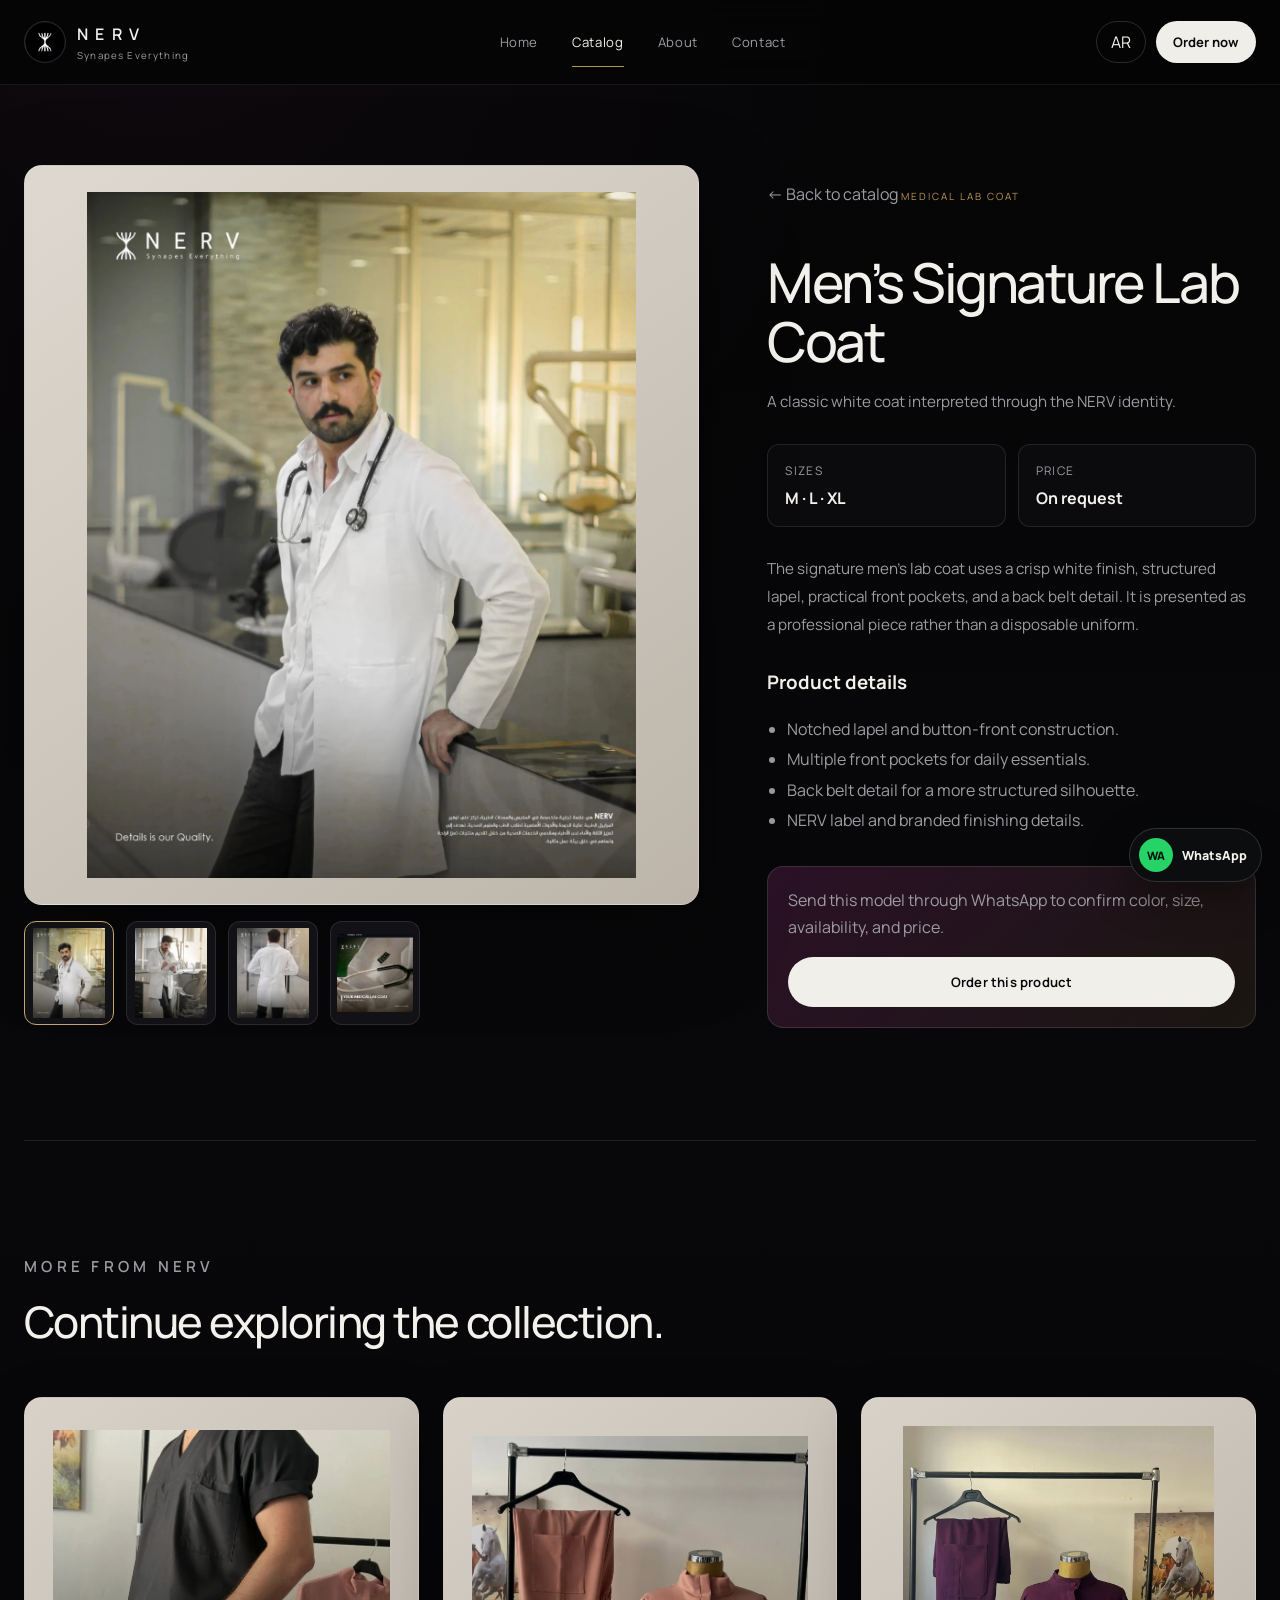
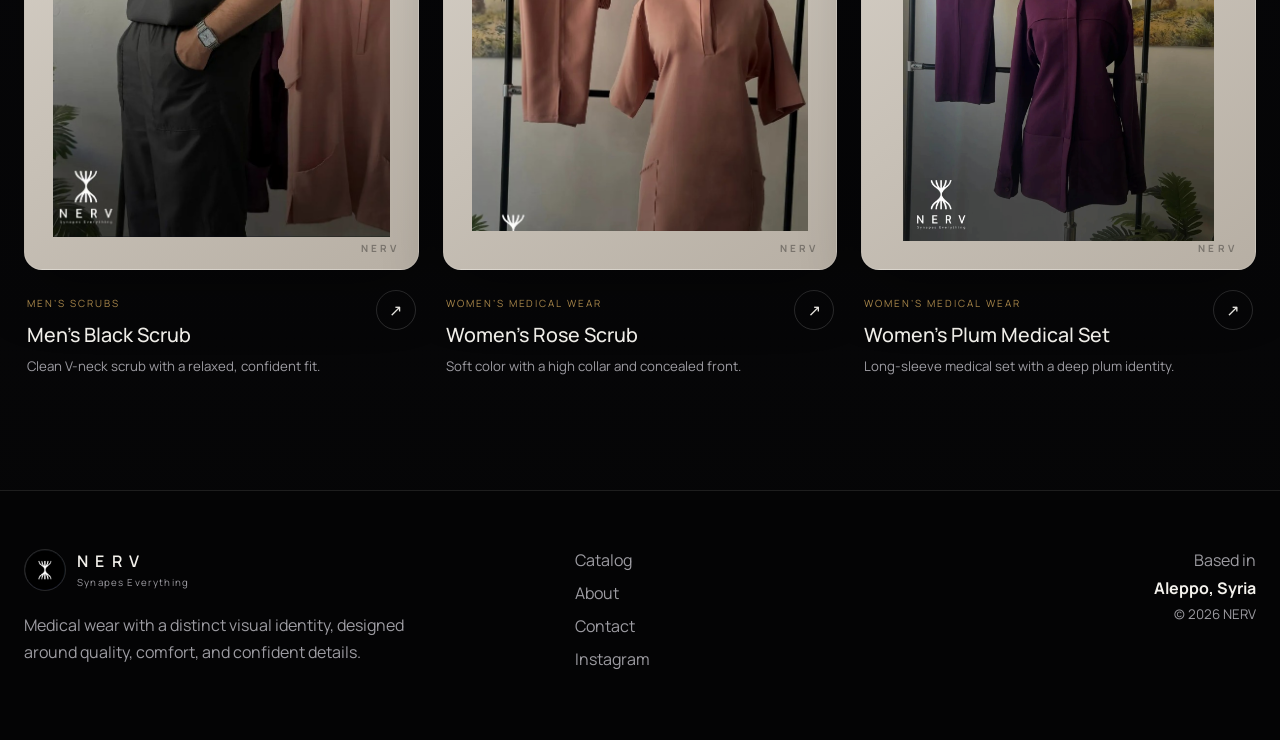
<file: product-men-labcoat.html>
<!DOCTYPE html>
<html lang="en" dir="ltr">
<head>
  <meta charset="UTF-8" />
  <meta name="viewport" content="width=device-width, initial-scale=1.0" />
  <meta name="description" content="NERV medical wear product details." />
  <title>Product — NERV</title>
  <link rel="preconnect" href="https://fonts.googleapis.com">
  <link rel="preconnect" href="https://fonts.gstatic.com" crossorigin>
  <link href="https://fonts.googleapis.com/css2?family=IBM+Plex+Sans+Arabic:wght@300;400;500;600&family=Manrope:wght@300;400;500;600;700&display=swap" rel="stylesheet">
  <link rel="stylesheet" href="styles.css" />
</head>
<body data-product-key="men-labcoat">
<header class="site-header">
  <div class="container header-inner">
    <a class="brand" href="index.html" aria-label="NERV home">
      <img src="assets/logo-mark.jpg" alt="NERV logo" />
      <span class="brand-copy"><strong>NERV</strong><small>Synapes Everything</small></span>
    </a>
    <button class="menu-toggle" id="menuToggle" aria-label="Open menu">☰</button>
    <nav class="site-nav" id="siteNav"><a class="" href="index.html" data-i18n="nav_home"></a><a class="active" href="catalog.html" data-i18n="nav_catalog"></a><a class="" href="about.html" data-i18n="nav_about"></a><a class="" href="contact.html" data-i18n="nav_contact"></a></nav>
    <div class="header-actions">
      <button class="lang-toggle" data-lang-toggle type="button">AR</button>
      <a class="header-order" href="#" data-whatsapp data-i18n="order_now"></a>
    </div>
  </div>
</header>
<main>
  <section class="product-detail section container">
    <div class="product-gallery reveal">
      <div class="gallery-main"><img id="galleryMain" src="assets/hero-standing.webp" alt="" /></div>
      <div class="gallery-thumbs"><button class="gallery-thumb active" data-gallery-src="assets/hero-standing.webp"><img src="assets/hero-standing.webp" alt="" /></button><button class="gallery-thumb " data-gallery-src="assets/hero-clipboard.webp"><img src="assets/hero-clipboard.webp" alt="" /></button><button class="gallery-thumb " data-gallery-src="assets/labcoat-back.webp"><img src="assets/labcoat-back.webp" alt="" /></button><button class="gallery-thumb " data-gallery-src="assets/detail-tag.jpg"><img src="assets/detail-tag.jpg" alt="" /></button></div>
    </div>
    <div class="product-info-panel reveal">
      <a class="back-link" href="catalog.html" data-i18n="back_catalog"></a>
      <span class="product-type" data-i18n="cat_labcoat"></span>
      <h1 data-i18n="product_men_labcoat"></h1>
      <p class="product-subtitle" data-i18n="product_men_labcoat_subtitle"></p>
      <div class="product-spec-row"><div><span data-i18n="sizes"></span><strong>M · L · XL</strong></div><div><span data-i18n="price"></span><strong data-i18n="price_on_request"></strong></div></div>
      <p class="product-description" data-i18n="labcoat_desc"></p>
      <h3 data-i18n="product_details"></h3>
      <ul class="feature-list"><li data-i18n="labcoat_f1"></li><li data-i18n="labcoat_f2"></li><li data-i18n="labcoat_f3"></li><li data-i18n="labcoat_f4"></li></ul>
      <div class="order-box"><p data-i18n="order_box_text"></p><a class="button primary full" href="#" data-whatsapp data-product-en="men-labcoat" data-product-ar="men-labcoat" data-i18n="order_this_product"></a></div>
    </div>
  </section>
  <section class="section container related-section"><div class="section-header"><p class="eyebrow" data-i18n="related_eyebrow"></p><h2 data-i18n="related_title"></h2></div><div class="product-grid"><article class="product-card reveal" data-category="men">
  <a class="product-media" href="product-men-black.html"><img src="assets/black-scrub.jpg" alt="" loading="lazy" /></a>
  <div class="product-card-body">
    <div><span class="product-type" data-i18n="cat_men"></span><h3 data-i18n="product_men_black"></h3><p data-i18n="product_men_black_short"></p></div>
    <a class="circle-link" href="product-men-black.html" aria-label="View product">↗</a>
  </div>
</article><article class="product-card reveal" data-category="women">
  <a class="product-media" href="product-women-rose.html"><img src="assets/pink-set.jpg" alt="" loading="lazy" /></a>
  <div class="product-card-body">
    <div><span class="product-type" data-i18n="cat_women"></span><h3 data-i18n="product_women_rose"></h3><p data-i18n="product_women_rose_short"></p></div>
    <a class="circle-link" href="product-women-rose.html" aria-label="View product">↗</a>
  </div>
</article><article class="product-card reveal" data-category="women">
  <a class="product-media" href="product-women-plum.html"><img src="assets/purple-set.webp" alt="" loading="lazy" /></a>
  <div class="product-card-body">
    <div><span class="product-type" data-i18n="cat_women"></span><h3 data-i18n="product_women_plum"></h3><p data-i18n="product_women_plum_short"></p></div>
    <a class="circle-link" href="product-women-plum.html" aria-label="View product">↗</a>
  </div>
</article></div></section>
</main>
<footer class="site-footer">
  <div class="container footer-grid">
    <div>
      <a class="brand footer-brand" href="index.html">
        <img src="assets/logo-mark.jpg" alt="NERV logo" />
        <span class="brand-copy"><strong>NERV</strong><small>Synapes Everything</small></span>
      </a>
      <p data-i18n="footer_statement"></p>
    </div>
    <div class="footer-links">
      <a href="catalog.html" data-i18n="nav_catalog"></a>
      <a href="about.html" data-i18n="nav_about"></a>
      <a href="contact.html" data-i18n="nav_contact"></a>
      <a href="https://www.instagram.com/nerv_scrubs/" target="_blank" rel="noopener">Instagram</a>
    </div>
    <div class="footer-note">
      <span data-i18n="based_in"></span>
      <strong>Aleppo, Syria</strong>
      <small>© 2026 NERV</small>
    </div>
  </div>
</footer>
<a class="floating-whatsapp" href="#" data-whatsapp aria-label="Order on WhatsApp"><span>WA</span><em data-i18n="whatsapp"></em></a>
<script src="script.js"></script>
</body>
</html>
</file>
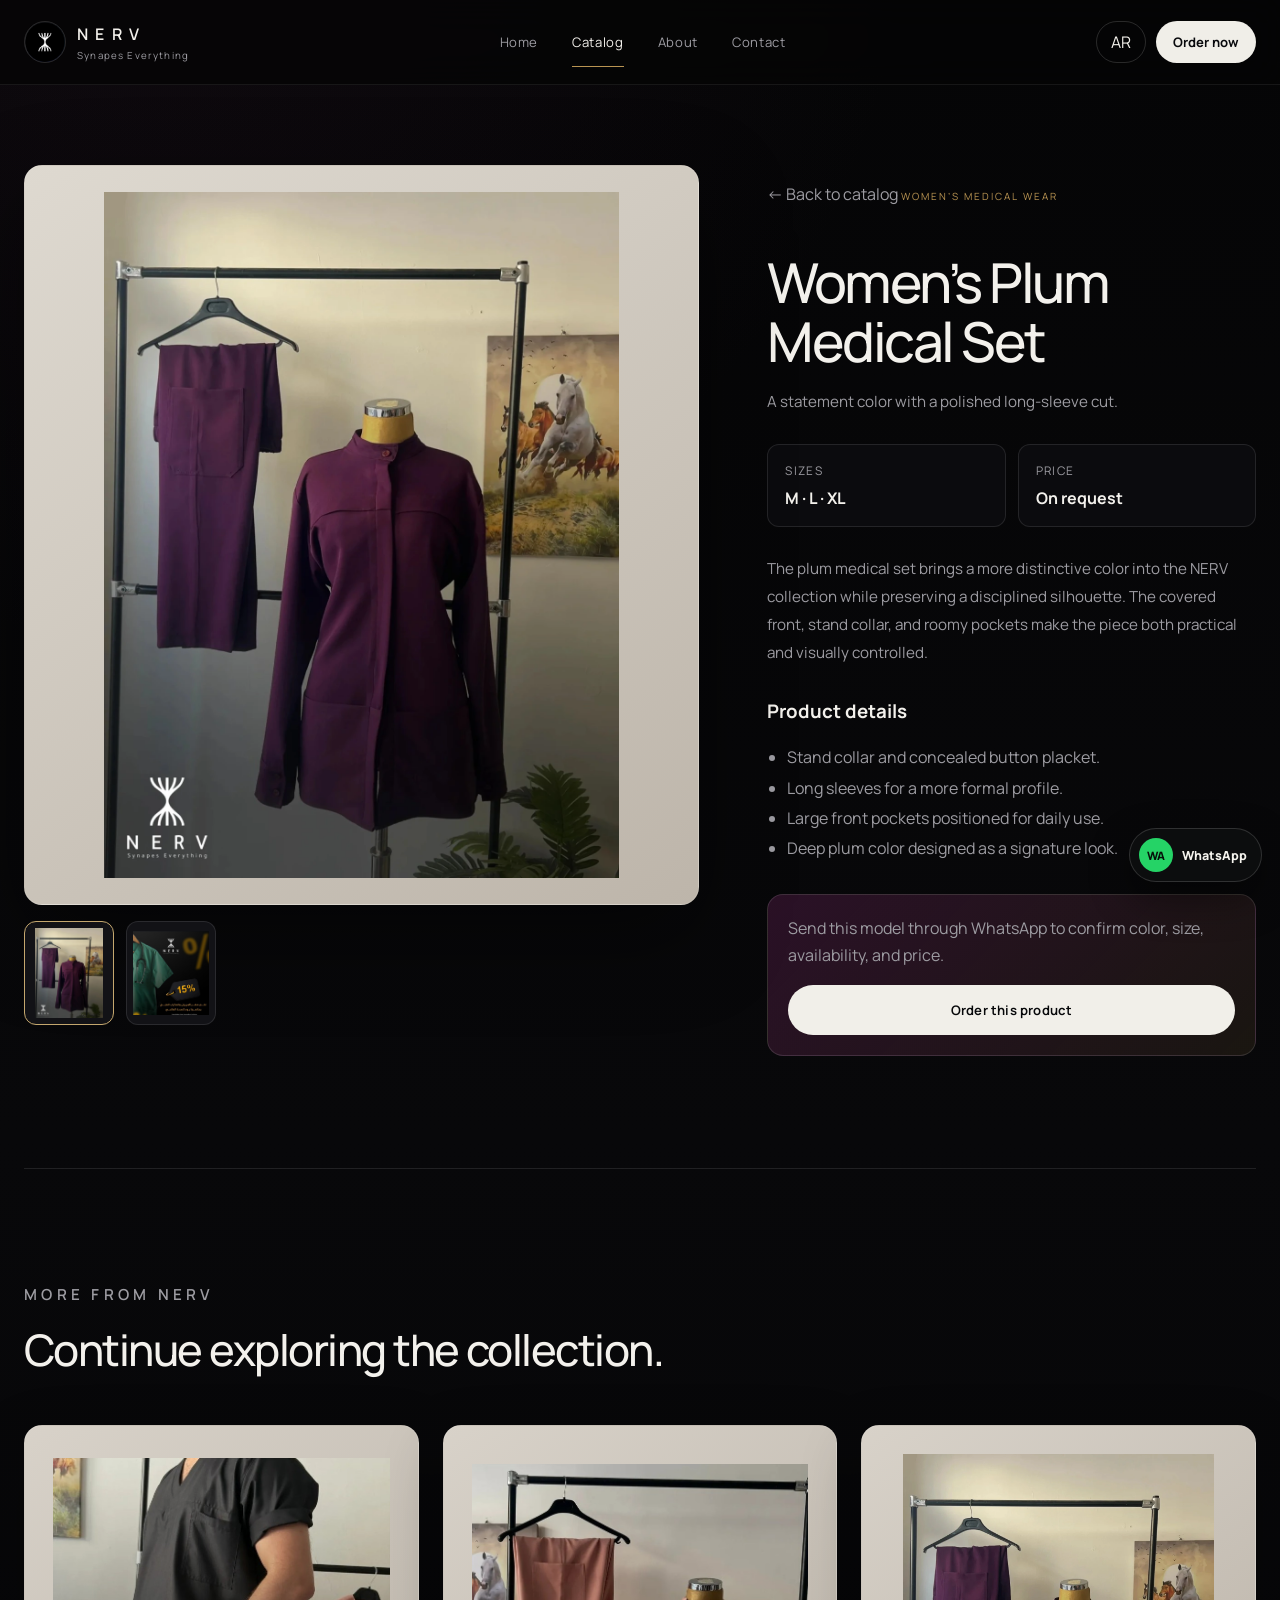
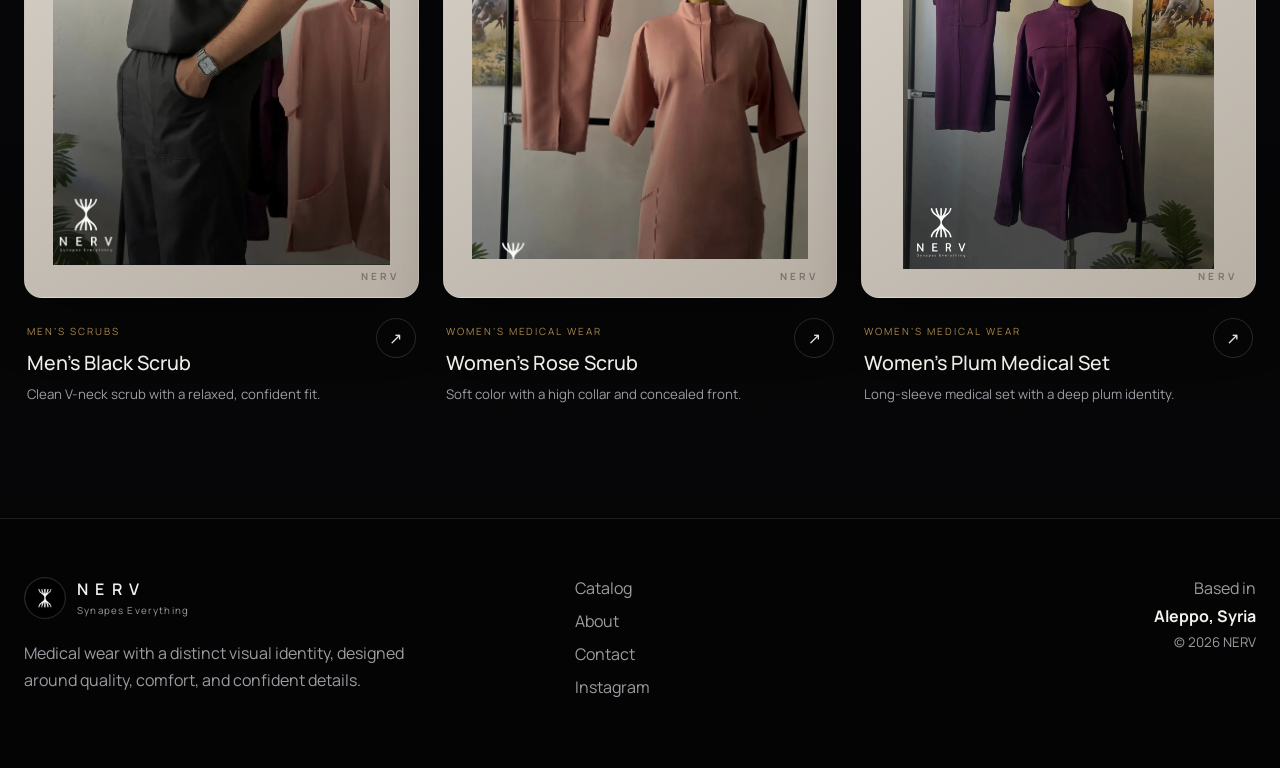
<file: product-women-plum.html>
<!DOCTYPE html>
<html lang="en" dir="ltr">
<head>
  <meta charset="UTF-8" />
  <meta name="viewport" content="width=device-width, initial-scale=1.0" />
  <meta name="description" content="NERV medical wear product details." />
  <title>Product — NERV</title>
  <link rel="preconnect" href="https://fonts.googleapis.com">
  <link rel="preconnect" href="https://fonts.gstatic.com" crossorigin>
  <link href="https://fonts.googleapis.com/css2?family=IBM+Plex+Sans+Arabic:wght@300;400;500;600&family=Manrope:wght@300;400;500;600;700&display=swap" rel="stylesheet">
  <link rel="stylesheet" href="styles.css" />
</head>
<body data-product-key="women-plum">
<header class="site-header">
  <div class="container header-inner">
    <a class="brand" href="index.html" aria-label="NERV home">
      <img src="assets/logo-mark.jpg" alt="NERV logo" />
      <span class="brand-copy"><strong>NERV</strong><small>Synapes Everything</small></span>
    </a>
    <button class="menu-toggle" id="menuToggle" aria-label="Open menu">☰</button>
    <nav class="site-nav" id="siteNav"><a class="" href="index.html" data-i18n="nav_home"></a><a class="active" href="catalog.html" data-i18n="nav_catalog"></a><a class="" href="about.html" data-i18n="nav_about"></a><a class="" href="contact.html" data-i18n="nav_contact"></a></nav>
    <div class="header-actions">
      <button class="lang-toggle" data-lang-toggle type="button">AR</button>
      <a class="header-order" href="#" data-whatsapp data-i18n="order_now"></a>
    </div>
  </div>
</header>
<main>
  <section class="product-detail section container">
    <div class="product-gallery reveal">
      <div class="gallery-main"><img id="galleryMain" src="assets/purple-set.webp" alt="" /></div>
      <div class="gallery-thumbs"><button class="gallery-thumb active" data-gallery-src="assets/purple-set.webp"><img src="assets/purple-set.webp" alt="" /></button><button class="gallery-thumb " data-gallery-src="assets/promo-sale.jpg"><img src="assets/promo-sale.jpg" alt="" /></button></div>
    </div>
    <div class="product-info-panel reveal">
      <a class="back-link" href="catalog.html" data-i18n="back_catalog"></a>
      <span class="product-type" data-i18n="cat_women"></span>
      <h1 data-i18n="product_women_plum"></h1>
      <p class="product-subtitle" data-i18n="product_women_plum_subtitle"></p>
      <div class="product-spec-row"><div><span data-i18n="sizes"></span><strong>M · L · XL</strong></div><div><span data-i18n="price"></span><strong data-i18n="price_on_request"></strong></div></div>
      <p class="product-description" data-i18n="women_plum_desc"></p>
      <h3 data-i18n="product_details"></h3>
      <ul class="feature-list"><li data-i18n="women_plum_f1"></li><li data-i18n="women_plum_f2"></li><li data-i18n="women_plum_f3"></li><li data-i18n="women_plum_f4"></li></ul>
      <div class="order-box"><p data-i18n="order_box_text"></p><a class="button primary full" href="#" data-whatsapp data-product-en="women-plum" data-product-ar="women-plum" data-i18n="order_this_product"></a></div>
    </div>
  </section>
  <section class="section container related-section"><div class="section-header"><p class="eyebrow" data-i18n="related_eyebrow"></p><h2 data-i18n="related_title"></h2></div><div class="product-grid"><article class="product-card reveal" data-category="men">
  <a class="product-media" href="product-men-black.html"><img src="assets/black-scrub.jpg" alt="" loading="lazy" /></a>
  <div class="product-card-body">
    <div><span class="product-type" data-i18n="cat_men"></span><h3 data-i18n="product_men_black"></h3><p data-i18n="product_men_black_short"></p></div>
    <a class="circle-link" href="product-men-black.html" aria-label="View product">↗</a>
  </div>
</article><article class="product-card reveal" data-category="women">
  <a class="product-media" href="product-women-rose.html"><img src="assets/pink-set.jpg" alt="" loading="lazy" /></a>
  <div class="product-card-body">
    <div><span class="product-type" data-i18n="cat_women"></span><h3 data-i18n="product_women_rose"></h3><p data-i18n="product_women_rose_short"></p></div>
    <a class="circle-link" href="product-women-rose.html" aria-label="View product">↗</a>
  </div>
</article><article class="product-card reveal" data-category="women">
  <a class="product-media" href="product-women-plum.html"><img src="assets/purple-set.webp" alt="" loading="lazy" /></a>
  <div class="product-card-body">
    <div><span class="product-type" data-i18n="cat_women"></span><h3 data-i18n="product_women_plum"></h3><p data-i18n="product_women_plum_short"></p></div>
    <a class="circle-link" href="product-women-plum.html" aria-label="View product">↗</a>
  </div>
</article></div></section>
</main>
<footer class="site-footer">
  <div class="container footer-grid">
    <div>
      <a class="brand footer-brand" href="index.html">
        <img src="assets/logo-mark.jpg" alt="NERV logo" />
        <span class="brand-copy"><strong>NERV</strong><small>Synapes Everything</small></span>
      </a>
      <p data-i18n="footer_statement"></p>
    </div>
    <div class="footer-links">
      <a href="catalog.html" data-i18n="nav_catalog"></a>
      <a href="about.html" data-i18n="nav_about"></a>
      <a href="contact.html" data-i18n="nav_contact"></a>
      <a href="https://www.instagram.com/nerv_scrubs/" target="_blank" rel="noopener">Instagram</a>
    </div>
    <div class="footer-note">
      <span data-i18n="based_in"></span>
      <strong>Aleppo, Syria</strong>
      <small>© 2026 NERV</small>
    </div>
  </div>
</footer>
<a class="floating-whatsapp" href="#" data-whatsapp aria-label="Order on WhatsApp"><span>WA</span><em data-i18n="whatsapp"></em></a>
<script src="script.js"></script>
</body>
</html>
</file>
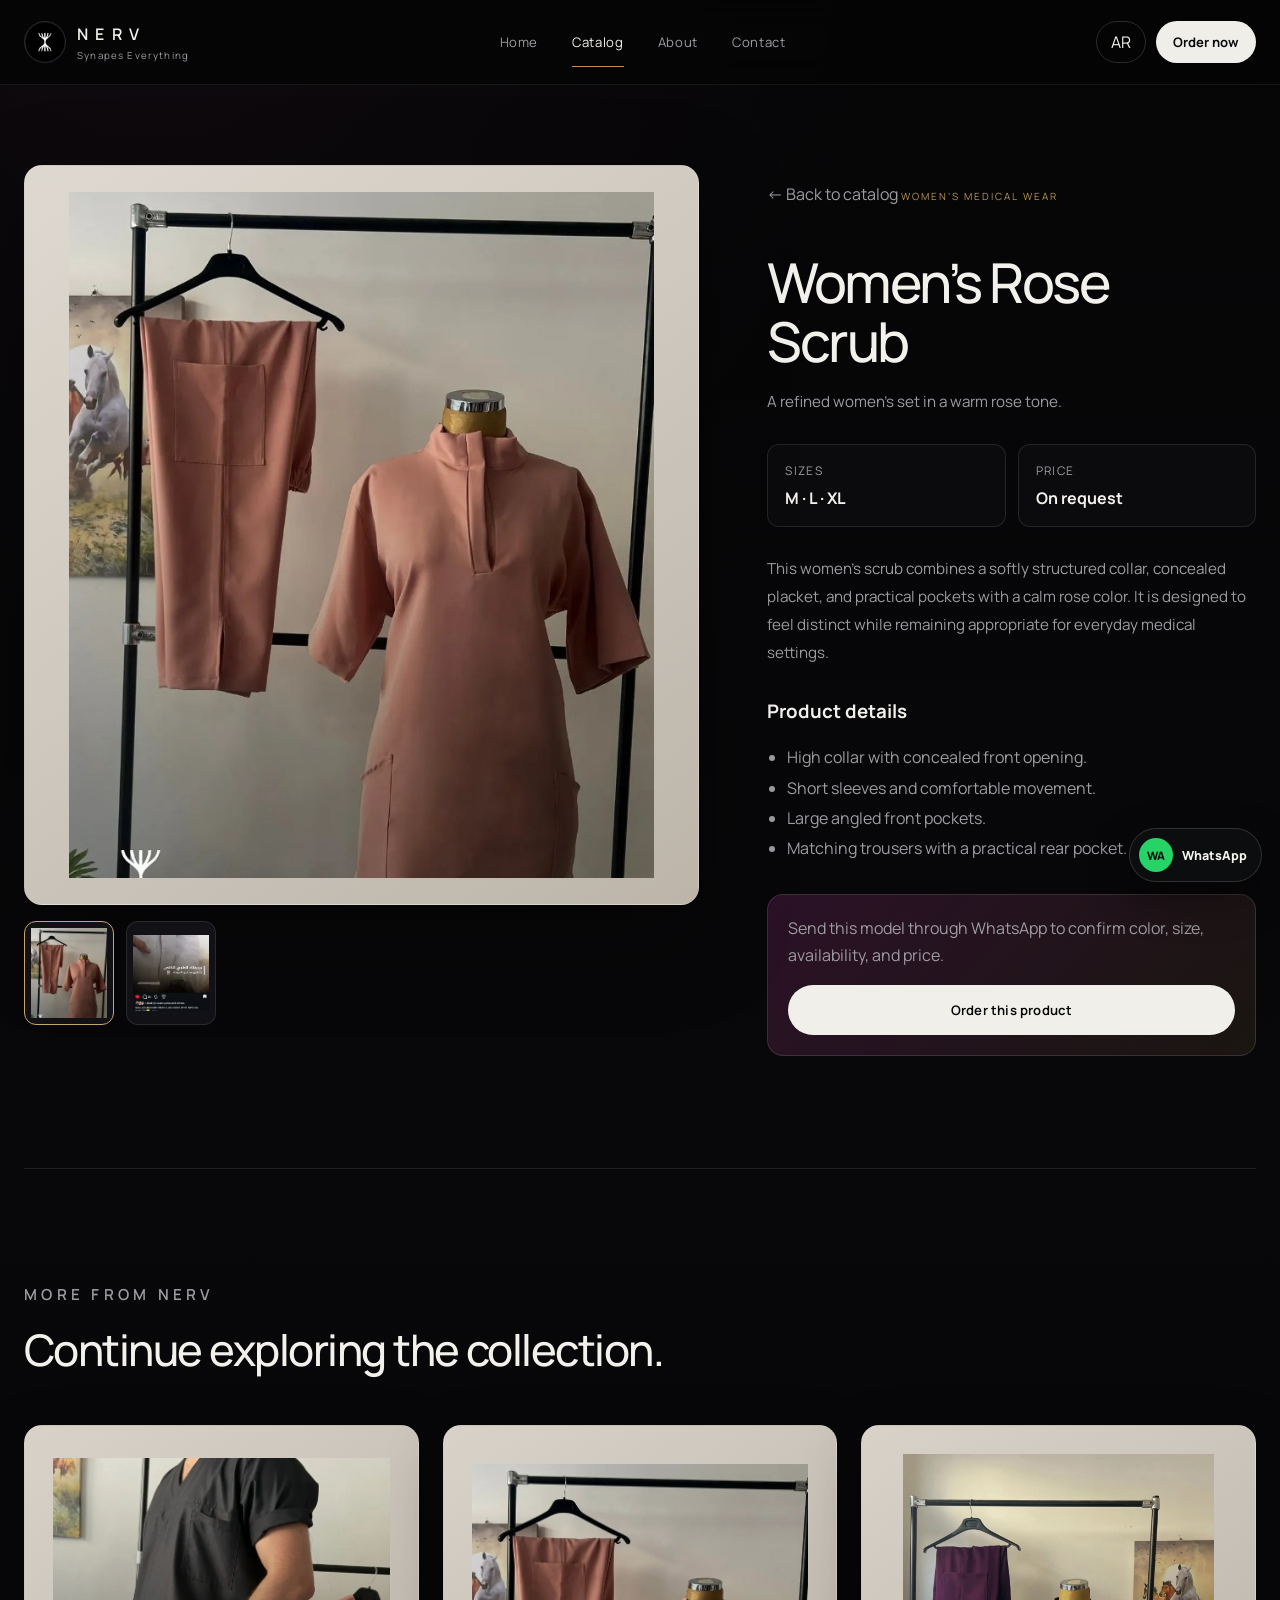
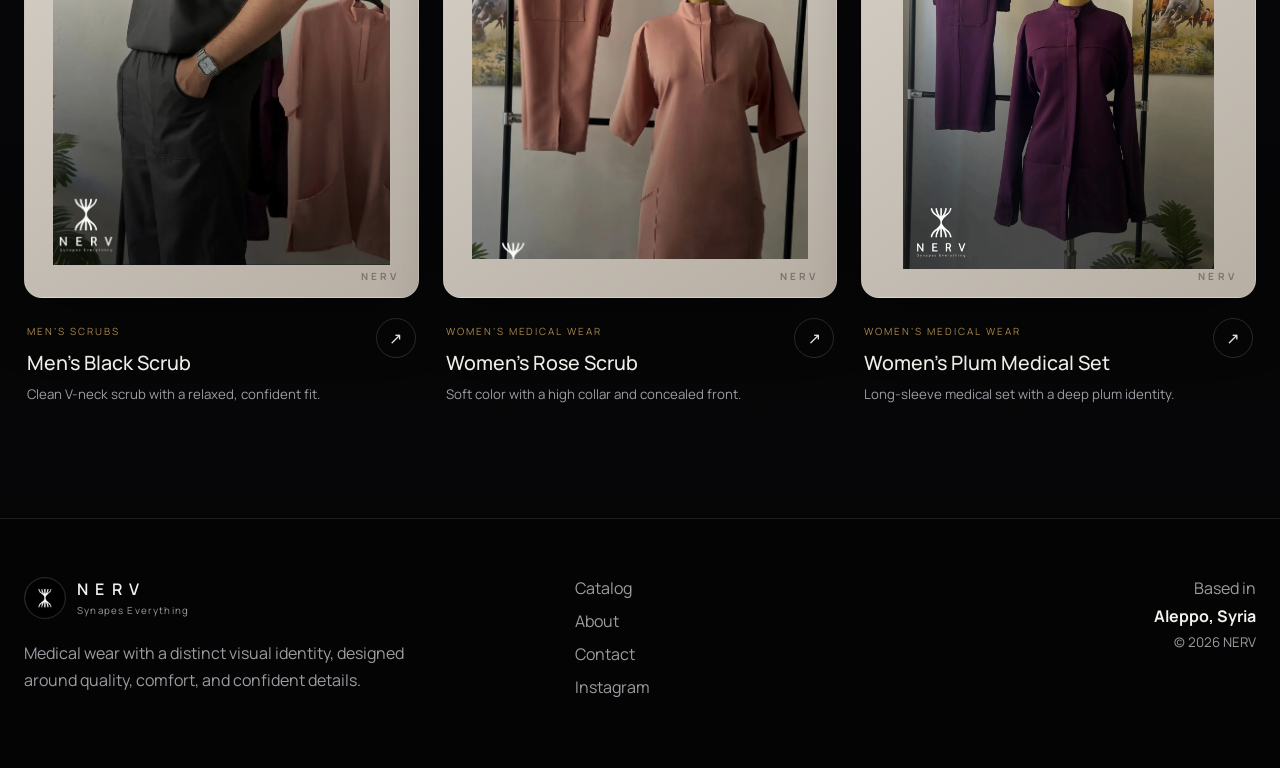
<file: product-women-rose.html>
<!DOCTYPE html>
<html lang="en" dir="ltr">
<head>
  <meta charset="UTF-8" />
  <meta name="viewport" content="width=device-width, initial-scale=1.0" />
  <meta name="description" content="NERV medical wear product details." />
  <title>Product — NERV</title>
  <link rel="preconnect" href="https://fonts.googleapis.com">
  <link rel="preconnect" href="https://fonts.gstatic.com" crossorigin>
  <link href="https://fonts.googleapis.com/css2?family=IBM+Plex+Sans+Arabic:wght@300;400;500;600&family=Manrope:wght@300;400;500;600;700&display=swap" rel="stylesheet">
  <link rel="stylesheet" href="styles.css" />
</head>
<body data-product-key="women-rose">
<header class="site-header">
  <div class="container header-inner">
    <a class="brand" href="index.html" aria-label="NERV home">
      <img src="assets/logo-mark.jpg" alt="NERV logo" />
      <span class="brand-copy"><strong>NERV</strong><small>Synapes Everything</small></span>
    </a>
    <button class="menu-toggle" id="menuToggle" aria-label="Open menu">☰</button>
    <nav class="site-nav" id="siteNav"><a class="" href="index.html" data-i18n="nav_home"></a><a class="active" href="catalog.html" data-i18n="nav_catalog"></a><a class="" href="about.html" data-i18n="nav_about"></a><a class="" href="contact.html" data-i18n="nav_contact"></a></nav>
    <div class="header-actions">
      <button class="lang-toggle" data-lang-toggle type="button">AR</button>
      <a class="header-order" href="#" data-whatsapp data-i18n="order_now"></a>
    </div>
  </div>
</header>
<main>
  <section class="product-detail section container">
    <div class="product-gallery reveal">
      <div class="gallery-main"><img id="galleryMain" src="assets/pink-set.jpg" alt="" /></div>
      <div class="gallery-thumbs"><button class="gallery-thumb active" data-gallery-src="assets/pink-set.jpg"><img src="assets/pink-set.jpg" alt="" /></button><button class="gallery-thumb " data-gallery-src="assets/detail-arabic.jpg"><img src="assets/detail-arabic.jpg" alt="" /></button></div>
    </div>
    <div class="product-info-panel reveal">
      <a class="back-link" href="catalog.html" data-i18n="back_catalog"></a>
      <span class="product-type" data-i18n="cat_women"></span>
      <h1 data-i18n="product_women_rose"></h1>
      <p class="product-subtitle" data-i18n="product_women_rose_subtitle"></p>
      <div class="product-spec-row"><div><span data-i18n="sizes"></span><strong>M · L · XL</strong></div><div><span data-i18n="price"></span><strong data-i18n="price_on_request"></strong></div></div>
      <p class="product-description" data-i18n="women_rose_desc"></p>
      <h3 data-i18n="product_details"></h3>
      <ul class="feature-list"><li data-i18n="women_rose_f1"></li><li data-i18n="women_rose_f2"></li><li data-i18n="women_rose_f3"></li><li data-i18n="women_rose_f4"></li></ul>
      <div class="order-box"><p data-i18n="order_box_text"></p><a class="button primary full" href="#" data-whatsapp data-product-en="women-rose" data-product-ar="women-rose" data-i18n="order_this_product"></a></div>
    </div>
  </section>
  <section class="section container related-section"><div class="section-header"><p class="eyebrow" data-i18n="related_eyebrow"></p><h2 data-i18n="related_title"></h2></div><div class="product-grid"><article class="product-card reveal" data-category="men">
  <a class="product-media" href="product-men-black.html"><img src="assets/black-scrub.jpg" alt="" loading="lazy" /></a>
  <div class="product-card-body">
    <div><span class="product-type" data-i18n="cat_men"></span><h3 data-i18n="product_men_black"></h3><p data-i18n="product_men_black_short"></p></div>
    <a class="circle-link" href="product-men-black.html" aria-label="View product">↗</a>
  </div>
</article><article class="product-card reveal" data-category="women">
  <a class="product-media" href="product-women-rose.html"><img src="assets/pink-set.jpg" alt="" loading="lazy" /></a>
  <div class="product-card-body">
    <div><span class="product-type" data-i18n="cat_women"></span><h3 data-i18n="product_women_rose"></h3><p data-i18n="product_women_rose_short"></p></div>
    <a class="circle-link" href="product-women-rose.html" aria-label="View product">↗</a>
  </div>
</article><article class="product-card reveal" data-category="women">
  <a class="product-media" href="product-women-plum.html"><img src="assets/purple-set.webp" alt="" loading="lazy" /></a>
  <div class="product-card-body">
    <div><span class="product-type" data-i18n="cat_women"></span><h3 data-i18n="product_women_plum"></h3><p data-i18n="product_women_plum_short"></p></div>
    <a class="circle-link" href="product-women-plum.html" aria-label="View product">↗</a>
  </div>
</article></div></section>
</main>
<footer class="site-footer">
  <div class="container footer-grid">
    <div>
      <a class="brand footer-brand" href="index.html">
        <img src="assets/logo-mark.jpg" alt="NERV logo" />
        <span class="brand-copy"><strong>NERV</strong><small>Synapes Everything</small></span>
      </a>
      <p data-i18n="footer_statement"></p>
    </div>
    <div class="footer-links">
      <a href="catalog.html" data-i18n="nav_catalog"></a>
      <a href="about.html" data-i18n="nav_about"></a>
      <a href="contact.html" data-i18n="nav_contact"></a>
      <a href="https://www.instagram.com/nerv_scrubs/" target="_blank" rel="noopener">Instagram</a>
    </div>
    <div class="footer-note">
      <span data-i18n="based_in"></span>
      <strong>Aleppo, Syria</strong>
      <small>© 2026 NERV</small>
    </div>
  </div>
</footer>
<a class="floating-whatsapp" href="#" data-whatsapp aria-label="Order on WhatsApp"><span>WA</span><em data-i18n="whatsapp"></em></a>
<script src="script.js"></script>
</body>
</html>
</file>
<file: styles.css>
:root{--bg:#06070a;--bg2:#0b0d12;--panel:#10131a;--text:#f6f6f2;--muted:#aeb3bd;--line:rgba(255,255,255,.09);--gold:#d3a64b;--plum:#5b1f50;--green:#1f7a52;--max:1180px;--radius:24px;--shadow:0 24px 80px rgba(0,0,0,.35)}
*{box-sizing:border-box}html{scroll-behavior:smooth}body{margin:0;background:radial-gradient(circle at 10% 0,rgba(92,36,83,.19),transparent 28%),radial-gradient(circle at 100% 40%,rgba(211,166,75,.08),transparent 24%),linear-gradient(180deg,#06070a,#090b10 45%,#07080b);color:var(--text);font-family:Manrope,Alexandria,system-ui,sans-serif;overflow-x:hidden}html[dir=rtl] body{font-family:Alexandria,Manrope,system-ui,sans-serif}a{color:inherit;text-decoration:none}button{font:inherit}img{display:block;width:100%;max-width:100%}.container{width:min(var(--max),calc(100% - 32px));margin-inline:auto}.section{padding:92px 0}.eyebrow{margin:0 0 16px;color:var(--gold);font-size:.76rem;letter-spacing:.22em;text-transform:uppercase;font-weight:700}.site-header{position:sticky;top:0;z-index:50;background:rgba(6,7,10,.76);backdrop-filter:blur(18px);border-bottom:1px solid var(--line)}.header-inner{min-height:76px;display:grid;grid-template-columns:auto 1fr auto;align-items:center;gap:28px}.brand{display:inline-flex;align-items:center;gap:11px}.brand img{width:46px;height:46px;object-fit:cover;border-radius:50%;border:1px solid var(--line)}.brand-copy strong,.brand-copy small{display:block}.brand-copy strong{font-size:1.08rem;letter-spacing:.4em}.brand-copy small{margin-top:4px;color:var(--muted);font-size:.67rem;letter-spacing:.1em}.site-nav{display:flex;justify-content:center;gap:28px}.site-nav a{position:relative;color:var(--muted);font-size:.9rem}.site-nav a:hover,.site-nav a.active{color:var(--text)}.site-nav a.active:after{content:"";position:absolute;left:0;right:0;bottom:-12px;height:2px;background:var(--gold)}.header-actions{display:flex;align-items:center;gap:10px}.lang-toggle,.menu-toggle{border:1px solid var(--line);background:rgba(255,255,255,.035);color:var(--text);border-radius:999px;height:42px;padding:0 14px;cursor:pointer}.menu-toggle{display:none;width:44px;padding:0}.header-order{display:inline-flex;align-items:center;justify-content:center;min-height:42px;padding:0 17px;border-radius:999px;background:var(--text);color:#08090c;font-weight:800;font-size:.82rem}.home-hero{padding:54px 0 72px}.home-hero-grid{display:grid;grid-template-columns:.92fr 1.08fr;align-items:center;gap:46px}.home-hero-copy h1,.page-hero h1,.product-info-panel h1{margin:0;font-size:clamp(3rem,6vw,5.8rem);line-height:.94;letter-spacing:-.055em}.hero-lead{max-width:58ch;margin:24px 0 0;color:var(--muted);font-size:1.02rem;line-height:1.9}.button-row{display:flex;flex-wrap:wrap;gap:12px;margin-top:30px}.button{display:inline-flex;align-items:center;justify-content:center;min-height:52px;padding:0 22px;border-radius:999px;border:1px solid transparent;font-weight:800;font-size:.9rem;transition:.22s}.button:hover{transform:translateY(-2px)}.button.primary{background:var(--text);color:#07080a}.button.secondary{border-color:var(--line);background:rgba(255,255,255,.025)}.button.light{background:#fff;color:#07080a}.button.full{width:100%}.hero-facts{display:grid;grid-template-columns:repeat(3,1fr);gap:12px;margin-top:34px}.hero-facts div{padding:16px;border:1px solid var(--line);border-radius:18px;background:rgba(255,255,255,.025)}.hero-facts span,.product-spec-row span{display:block;color:var(--muted);font-size:.74rem;text-transform:uppercase;letter-spacing:.12em;margin-bottom:8px}.hero-facts strong{font-size:.92rem}.home-hero-visual{display:grid;grid-template-columns:1.25fr .75fr;grid-template-rows:1fr 1fr;gap:15px;min-height:680px}.home-hero-visual figure{margin:0;border-radius:26px;overflow:hidden;border:1px solid var(--line);background:var(--panel);box-shadow:var(--shadow)}.home-hero-visual img{height:100%;object-fit:cover}.hero-main{grid-row:1/3}.brand-strip{border-block:1px solid var(--line);background:rgba(255,255,255,.02);overflow:hidden}.brand-strip-track{min-width:max-content;display:flex;gap:28px;align-items:center;padding:16px 0;font-size:.75rem;letter-spacing:.18em;color:var(--muted);animation:marquee 28s linear infinite}.brand-strip i{width:5px;height:5px;border-radius:50%;background:var(--gold)}@keyframes marquee{to{transform:translateX(-30%)}}.section-header{max-width:780px;margin-bottom:34px}.section-header.split{max-width:none;display:grid;grid-template-columns:1fr .75fr;gap:48px;align-items:end}.section-header h2,.editorial-copy h2,.campaign-copy h2,.order-banner h2,.story-copy h2,.contact-panel h2,.values-grid h3{margin:0;font-size:clamp(2rem,4vw,3.7rem);line-height:1.04;letter-spacing:-.04em}.section-header>p,.editorial-copy>p,.campaign-copy>p,.order-banner p,.story-copy p,.contact-panel p,.values-grid p{color:var(--muted);line-height:1.85}.product-grid{display:grid;grid-template-columns:repeat(4,minmax(0,1fr));gap:18px}.product-card{overflow:hidden;border:1px solid var(--line);border-radius:22px;background:linear-gradient(180deg,rgba(255,255,255,.045),rgba(255,255,255,.018));transition:.25s}.product-card:hover{transform:translateY(-4px);border-color:rgba(255,255,255,.19)}.product-media{display:block;aspect-ratio:4/5;background:#14161d;overflow:hidden}.product-media img{height:100%;object-fit:cover;transition:.45s}.product-card:hover .product-media img{transform:scale(1.035)}.product-card-body{display:flex;justify-content:space-between;gap:14px;padding:18px}.product-card-body h3{margin:8px 0 8px;font-size:1.17rem}.product-card-body p{margin:0;color:var(--muted);font-size:.86rem;line-height:1.65}.product-type{font-size:.68rem;letter-spacing:.16em;color:var(--gold);text-transform:uppercase}.circle-link{flex:0 0 auto;width:42px;height:42px;border-radius:50%;display:grid;place-items:center;border:1px solid var(--line)}.section-cta{text-align:center;margin-top:34px}.text-link{font-weight:800;border-bottom:1px solid var(--gold);padding-bottom:5px}.editorial-section{background:linear-gradient(180deg,rgba(255,255,255,.025),rgba(255,255,255,.01));border-block:1px solid var(--line);padding:90px 0}.editorial-grid{display:grid;grid-template-columns:1.05fr .95fr;gap:54px;align-items:center}.editorial-image{min-height:720px;border-radius:28px;overflow:hidden;border:1px solid var(--line)}.editorial-image img{height:100%;object-fit:cover}.detail-list{margin-top:30px}.detail-list>div{display:flex;gap:18px;padding:20px 0;border-top:1px solid var(--line)}.detail-list>div>span{color:var(--gold);font-size:.78rem}.detail-list p{margin:0}.detail-list strong,.detail-list small{display:block}.detail-list small{color:var(--muted);margin-top:7px;line-height:1.65}.campaign-layout{display:grid;grid-template-columns:.75fr 1.25fr;gap:46px;align-items:center}.campaign-cards{display:grid;grid-template-columns:1fr 1fr;gap:16px}.campaign-cards img{border-radius:22px;border:1px solid var(--line)}.order-banner{padding:76px 0;background:linear-gradient(135deg,#522049,#171219 58%,#2b2415);border-block:1px solid rgba(255,255,255,.12)}.order-banner.small{padding:58px 0}.order-banner-inner{display:flex;align-items:center;justify-content:space-between;gap:34px}.order-banner h2{max-width:760px}.page-hero{padding:88px 0 60px}.page-hero.compact .page-hero-inner{max-width:850px}.page-hero-inner p{max-width:700px;color:var(--muted);line-height:1.8}.page-hero h1{max-width:12ch}.catalog-toolbar{display:flex;align-items:center;justify-content:space-between;gap:22px;margin-bottom:28px}.filter-buttons{display:flex;flex-wrap:wrap;gap:9px}.filter{min-height:42px;padding:0 16px;border:1px solid var(--line);border-radius:999px;background:transparent;color:var(--muted);cursor:pointer}.filter.active{background:var(--text);color:#07080b}.catalog-toolbar p{color:var(--muted)}.product-card.hidden{display:none}.about-hero-grid{display:grid;grid-template-columns:.9fr 1.1fr;gap:48px;align-items:center}.about-hero-image{margin:0;min-height:520px;border-radius:28px;overflow:hidden;border:1px solid var(--line)}.about-hero-image img{height:100%;object-fit:cover}.story-grid{display:grid;grid-template-columns:.8fr 1.2fr;gap:54px;align-items:start}.story-images{display:grid;grid-template-columns:1.1fr .9fr;gap:16px}.story-images img{height:100%;object-fit:cover;border-radius:22px;border:1px solid var(--line)}.values-section{padding:72px 0;background:rgba(255,255,255,.025);border-block:1px solid var(--line)}.values-grid{display:grid;grid-template-columns:repeat(3,1fr);gap:18px}.values-grid article{padding:24px;border:1px solid var(--line);border-radius:22px;background:rgba(255,255,255,.02)}.values-grid article>span{color:var(--gold)}.values-grid h3{font-size:1.5rem;margin-top:30px}.wide-image{height:640px;border-radius:28px;overflow:hidden;border:1px solid var(--line)}.wide-image img{height:100%;object-fit:cover;object-position:center 38%}.contact-grid{display:grid;grid-template-columns:1fr 1fr;gap:18px}.contact-panel{padding:30px;border:1px solid var(--line);border-radius:24px;background:rgba(255,255,255,.025)}.contact-panel.image-panel{padding:0;overflow:hidden;min-height:590px}.contact-panel.image-panel img{height:100%;object-fit:cover}.order-steps{list-style:none;padding:0;margin:28px 0;display:grid;gap:22px}.order-steps li{display:flex;gap:16px}.order-steps li>span{flex:0 0 auto;width:38px;height:38px;border-radius:50%;display:grid;place-items:center;background:var(--text);color:#07080b;font-weight:800}.order-steps strong{display:block;margin-bottom:6px}.order-steps p{margin:0}.channel-list{display:grid;gap:12px;margin-top:26px}.channel-list a{display:flex;justify-content:space-between;gap:20px;padding:18px;border:1px solid var(--line);border-radius:17px}.channel-list span{color:var(--muted)}.product-detail{display:grid;grid-template-columns:1.12fr .88fr;gap:48px;align-items:start}.product-gallery{position:sticky;top:100px}.gallery-main{height:700px;border-radius:26px;overflow:hidden;border:1px solid var(--line);background:var(--panel)}.gallery-main img{height:100%;object-fit:cover}.gallery-thumbs{display:flex;gap:10px;margin-top:12px;overflow:auto}.gallery-thumb{padding:0;flex:0 0 82px;height:94px;border:1px solid var(--line);border-radius:14px;overflow:hidden;background:none;cursor:pointer}.gallery-thumb.active{border-color:var(--gold)}.gallery-thumb img{height:100%;object-fit:cover}.product-info-panel{padding-top:18px}.back-link{display:inline-block;color:var(--muted);margin-bottom:34px}.product-info-panel h1{font-size:clamp(2.8rem,5vw,5rem);margin:12px 0 18px}.product-subtitle,.product-description{color:var(--muted);line-height:1.85}.product-spec-row{display:grid;grid-template-columns:1fr 1fr;gap:12px;margin:28px 0}.product-spec-row>div{padding:17px;border:1px solid var(--line);border-radius:17px}.product-info-panel h3{margin-top:30px}.feature-list{padding-inline-start:20px;color:var(--muted);line-height:1.9}.order-box{margin-top:30px;padding:20px;border-radius:20px;background:linear-gradient(135deg,rgba(91,31,80,.55),rgba(211,166,75,.15));border:1px solid rgba(255,255,255,.12)}.order-box p{margin-top:0;color:var(--muted);line-height:1.7}.related-section{border-top:1px solid var(--line)}.site-footer{padding:42px 0;border-top:1px solid var(--line);background:#050609}.footer-grid{display:grid;grid-template-columns:1.2fr .8fr .7fr;gap:32px;align-items:start}.footer-grid p{color:var(--muted);max-width:380px;line-height:1.7}.footer-links{display:grid;gap:11px}.footer-links a{color:var(--muted)}.footer-note{display:flex;flex-direction:column;align-items:flex-end;gap:6px}.footer-note span,.footer-note small{color:var(--muted)}.floating-whatsapp{position:fixed;right:18px;bottom:18px;z-index:45;display:inline-flex;align-items:center;gap:9px;padding:9px 14px 9px 9px;background:#25d366;color:#07120b;border-radius:999px;font-weight:800;box-shadow:0 14px 34px rgba(0,0,0,.35)}.floating-whatsapp span{width:34px;height:34px;display:grid;place-items:center;border-radius:50%;background:rgba(0,0,0,.12);font-size:.72rem}.floating-whatsapp em{font-style:normal;font-size:.78rem}.reveal{opacity:0;transform:translateY(22px);transition:opacity .65s,transform .65s}.reveal.visible{opacity:1;transform:none}html[dir=rtl] .footer-note{align-items:flex-start}html[dir=rtl] .brand-strip-track{animation-direction:reverse}html[dir=rtl] .floating-whatsapp{right:auto;left:18px}html[dir=rtl] .site-nav a.active:after{left:0;right:0}
@media(max-width:1050px){.header-inner{grid-template-columns:auto auto 1fr}.site-nav{position:absolute;top:76px;left:16px;right:16px;display:none;flex-direction:column;align-items:flex-start;padding:18px;background:rgba(7,8,11,.98);border:1px solid var(--line);border-radius:20px}.site-nav.open{display:flex}.menu-toggle{display:block}.header-actions{justify-self:end}.home-hero-grid,.editorial-grid,.campaign-layout,.about-hero-grid,.story-grid,.product-detail{grid-template-columns:1fr}.home-hero-visual{min-height:580px}.product-grid{grid-template-columns:repeat(2,1fr)}.product-gallery{position:static}.gallery-main{height:620px}.footer-grid{grid-template-columns:1fr 1fr}.footer-note{align-items:flex-start}.section-header.split{grid-template-columns:1fr}.contact-grid{grid-template-columns:1fr}.values-grid{grid-template-columns:1fr}.campaign-copy{max-width:760px}.order-banner-inner{align-items:flex-start;flex-direction:column}}
@media(max-width:680px){.container{width:min(100% - 22px,var(--max))}.section{padding:70px 0}.header-inner{gap:10px}.brand-copy small,.header-order{display:none}.home-hero{padding-top:36px}.home-hero-copy h1,.page-hero h1{font-size:clamp(2.7rem,15vw,4.5rem)}.home-hero-visual{grid-template-columns:1fr;grid-template-rows:auto;min-height:auto}.hero-main{grid-row:auto;height:520px}.hero-side{height:280px}.hero-facts{grid-template-columns:1fr}.product-grid{grid-template-columns:1fr}.editorial-image{min-height:500px}.campaign-cards,.story-images{grid-template-columns:1fr}.catalog-toolbar{align-items:flex-start;flex-direction:column}.about-hero-image{min-height:400px}.wide-image{height:470px}.gallery-main{height:500px}.product-spec-row{grid-template-columns:1fr}.footer-grid{grid-template-columns:1fr}.floating-whatsapp em{display:none}.floating-whatsapp{padding:8px}.floating-whatsapp span{width:38px;height:38px}.page-hero{padding:64px 0 36px}}


/* =========================================================
   NERV PREMIUM REFINEMENT V3
   Editorial image stages, restrained typography, RTL polish
   ========================================================= */
:root{
  --bg:#050506;
  --bg2:#09090b;
  --panel:#0d0d10;
  --panel-soft:#121216;
  --text:#f3f1ec;
  --muted:#9d9ca2;
  --line:rgba(255,255,255,.10);
  --line-strong:rgba(255,255,255,.18);
  --gold:#b99452;
  --ivory:#ded9d0;
  --max:1240px;
  --radius:18px;
  --shadow:0 32px 90px rgba(0,0,0,.42);
}
body{
  background:
    radial-gradient(circle at 12% -5%,rgba(72,37,66,.16),transparent 28%),
    linear-gradient(180deg,#050506 0%,#08080a 48%,#050506 100%);
  font-family:Manrope,system-ui,sans-serif;
  font-weight:400;
}
html[dir=rtl] body{font-family:"IBM Plex Sans Arabic",Manrope,system-ui,sans-serif}
.container{width:min(var(--max),calc(100% - 48px))}
.section{padding:112px 0}
.site-header{background:rgba(5,5,6,.82);border-bottom-color:rgba(255,255,255,.07)}
.header-inner{min-height:84px}
.brand img{width:42px;height:42px;border-color:rgba(255,255,255,.14)}
.brand-copy strong{font-size:1rem;letter-spacing:.46em;font-weight:600}
.brand-copy small{font-size:.61rem;letter-spacing:.12em}
.site-nav{gap:34px}.site-nav a{font-size:.82rem;letter-spacing:.05em}
.site-nav a.active:after{bottom:-16px;height:1px;background:var(--gold)}
.lang-toggle,.menu-toggle{background:transparent;border-color:rgba(255,255,255,.15)}
.header-order{background:#f0eee8;font-weight:700}
.eyebrow{font-size:.69rem;letter-spacing:.28em;font-weight:600;color:#c0a16a}
.home-hero{padding:74px 0 92px}
.home-hero-grid{grid-template-columns:.82fr 1.18fr;gap:72px}
.home-hero-copy h1,.page-hero h1,.product-info-panel h1{
  font-size:clamp(2.8rem,5.25vw,5rem);
  line-height:1.02;
  letter-spacing:-.045em;
  font-weight:500;
}
.hero-lead{font-size:.98rem;line-height:1.95;max-width:54ch;color:#aaa9ae}
.button{min-height:50px;padding:0 24px;font-size:.82rem;font-weight:650;letter-spacing:.015em}
.button.primary{background:#f1efe9}
.hero-facts{gap:0;margin-top:42px;border-block:1px solid var(--line)}
.hero-facts div{padding:18px 20px;background:transparent;border:0;border-inline-end:1px solid var(--line);border-radius:0}
.hero-facts div:last-child{border-inline-end:0}
.home-hero-visual{grid-template-columns:1.28fr .72fr;gap:18px;min-height:650px}
.home-hero-visual figure{
  border-radius:18px;
  background:#101013;
  border:1px solid rgba(255,255,255,.10);
  box-shadow:var(--shadow);
  padding:14px;
}
.home-hero-visual img{height:100%;object-fit:contain;transition:transform .6s ease}
.home-hero-visual figure:hover img{transform:scale(1.012)}
.hero-main{background:linear-gradient(145deg,#dcd7ce,#bdb6ac)!important}
.hero-side.top{background:linear-gradient(145deg,#d8d2c8,#b9afa3)!important}
.hero-side.bottom{padding:0;background:#070708!important}
.brand-strip-track{font-size:.67rem;padding:15px 0;letter-spacing:.22em}
.section-header{margin-bottom:50px}
.section-header.split{gap:80px}
.section-header h2,.editorial-copy h2,.campaign-copy h2,.order-banner h2,.story-copy h2,.contact-panel h2,.values-grid h3{
  font-size:clamp(2rem,3.4vw,3.2rem);
  line-height:1.12;
  letter-spacing:-.035em;
  font-weight:500;
}
.section-header>p,.editorial-copy>p,.campaign-copy>p,.order-banner p,.story-copy p,.contact-panel p,.values-grid p{font-size:.95rem;line-height:1.9}
.product-grid{grid-template-columns:repeat(2,minmax(0,1fr));gap:50px 28px}
.related-section .product-grid{grid-template-columns:repeat(3,minmax(0,1fr));gap:24px}
.product-card{overflow:visible;border:0;border-radius:0;background:transparent}
.product-card:hover{transform:none}
.product-media{
  position:relative;
  aspect-ratio:5/6;
  background:linear-gradient(145deg,#d8d2c9,#b7afa4);
  border:1px solid rgba(255,255,255,.11);
  border-radius:18px;
  overflow:hidden;
  padding:28px;
  box-shadow:0 22px 60px rgba(0,0,0,.28);
}
.product-media:after{
  content:"NERV";
  position:absolute;
  inset:auto 18px 14px auto;
  color:rgba(0,0,0,.34);
  font-size:.62rem;
  letter-spacing:.32em;
  font-weight:700;
}
.product-media img{height:100%;object-fit:contain;transform:none!important;filter:saturate(.94) contrast(1.01)}
.product-card-body{padding:20px 3px 0;align-items:flex-start}
.product-card-body h3{font-size:1.23rem;font-weight:500;margin:9px 0 7px}
.product-card-body p{max-width:44ch;font-size:.83rem;line-height:1.7}
.product-type{font-size:.62rem;letter-spacing:.2em}
.circle-link{width:40px;height:40px;border-color:rgba(255,255,255,.15)}
.editorial-section{padding:112px 0;background:#08080a}
.editorial-grid{grid-template-columns:1.12fr .88fr;gap:76px}
.editorial-image{
  min-height:0;height:760px;padding:18px;
  border-radius:18px;background:linear-gradient(145deg,#dad5cc,#bdb6ab);
  box-shadow:var(--shadow);
}
.editorial-image img{height:100%;object-fit:contain}
.detail-list>div{padding:24px 0}
.campaign-layout{grid-template-columns:.62fr 1.38fr;gap:72px}
.campaign-cards{gap:20px}
.campaign-cards img{border-radius:18px;background:#101013;padding:10px;object-fit:contain}
.order-banner{background:linear-gradient(120deg,#35132f 0%,#111014 55%,#241d13 100%)}
.page-hero{padding:110px 0 62px}
.page-hero h1{max-width:15ch}
.page-hero-inner p{font-size:.96rem;max-width:650px}
.catalog-section{padding-top:58px}
.catalog-toolbar{margin-bottom:42px}
.filter{min-height:40px;padding:0 18px;font-size:.78rem}
.about-hero-grid{grid-template-columns:.82fr 1.18fr;gap:70px}
.about-hero-image,.wide-image,.contact-panel.image-panel{
  padding:16px;background:linear-gradient(145deg,#d9d4cb,#bcb4aa);border-radius:18px;box-shadow:var(--shadow)
}
.about-hero-image img,.wide-image img,.contact-panel.image-panel img{object-fit:contain}
.story-grid{gap:72px}
.story-images img{object-fit:contain;background:#111114;padding:10px;border-radius:18px}
.values-grid article{border-radius:18px;padding:30px;background:#0b0b0e}
.product-detail{grid-template-columns:1.16fr .84fr;gap:68px;padding-top:80px}
.gallery-main{
  height:740px;
  padding:26px;
  border-radius:18px;
  background:linear-gradient(145deg,#ded9d0,#bdb5aa);
  box-shadow:var(--shadow);
}
.gallery-main img{height:100%;object-fit:contain}
.gallery-thumbs{gap:12px;margin-top:16px}
.gallery-thumb{height:104px;flex-basis:90px;padding:6px;border-radius:12px;background:#121216}
.gallery-thumb img{height:100%;object-fit:contain}
.gallery-thumb.active{border-color:#c4a76e}
.product-info-panel h1{font-size:clamp(2.45rem,4.3vw,4.2rem);line-height:1.08;margin:14px 0 16px}
.product-subtitle,.product-description{font-size:.95rem}
.product-spec-row>div{border-radius:12px;background:#0b0b0e}
.order-box{border-radius:16px;background:linear-gradient(135deg,rgba(69,25,61,.58),rgba(185,148,82,.10))}
.contact-panel{border-radius:18px;background:#0b0b0e}
.site-footer{padding:58px 0;background:#040405}
.floating-whatsapp{
  background:#0c0d0e;color:#f5f3ed;border:1px solid rgba(255,255,255,.15);
  box-shadow:0 16px 40px rgba(0,0,0,.42)
}
.floating-whatsapp span{background:#25d366;color:#06110a}

/* Arabic typography: quieter, smaller, and more editorial */
html[dir=rtl] .eyebrow{letter-spacing:0;text-transform:none;font-size:.78rem;font-weight:500}
html[dir=rtl] .home-hero-copy h1{
  font-family:"IBM Plex Sans Arabic",sans-serif;
  font-size:clamp(2.15rem,4.15vw,3.65rem);
  line-height:1.32;
  letter-spacing:0;
  font-weight:500;
  max-width:12ch;
}
html[dir=rtl] .page-hero h1{
  font-family:"IBM Plex Sans Arabic",sans-serif;
  font-size:clamp(2rem,3.65vw,3.15rem);
  line-height:1.38;
  letter-spacing:0;
  font-weight:500;
  max-width:18ch;
}
html[dir=rtl] .product-info-panel h1{
  font-family:"IBM Plex Sans Arabic",sans-serif;
  font-size:clamp(2rem,3.3vw,3rem);
  line-height:1.42;
  letter-spacing:0;
  font-weight:500;
}
html[dir=rtl] .section-header h2,
html[dir=rtl] .editorial-copy h2,
html[dir=rtl] .campaign-copy h2,
html[dir=rtl] .order-banner h2,
html[dir=rtl] .story-copy h2,
html[dir=rtl] .contact-panel h2,
html[dir=rtl] .values-grid h3{
  font-family:"IBM Plex Sans Arabic",sans-serif;
  font-size:clamp(1.7rem,2.8vw,2.45rem);
  line-height:1.48;
  letter-spacing:0;
  font-weight:500;
}
html[dir=rtl] .hero-lead,
html[dir=rtl] .section-header>p,
html[dir=rtl] .editorial-copy>p,
html[dir=rtl] .campaign-copy>p,
html[dir=rtl] .order-banner p,
html[dir=rtl] .story-copy p,
html[dir=rtl] .contact-panel p,
html[dir=rtl] .product-description,
html[dir=rtl] .product-subtitle{font-size:.96rem;line-height:2;font-weight:400}
html[dir=rtl] .product-card-body h3{font-size:1.1rem;line-height:1.6;font-weight:500}
html[dir=rtl] .product-card-body p{font-size:.84rem;line-height:1.85}
html[dir=rtl] .product-type{letter-spacing:0;font-size:.72rem}
html[dir=rtl] .button,html[dir=rtl] .header-order{font-weight:500}

@media(max-width:1050px){
  .container{width:min(var(--max),calc(100% - 34px))}
  .home-hero-grid,.editorial-grid,.campaign-layout,.about-hero-grid,.story-grid,.product-detail{gap:44px}
  .home-hero-visual{min-height:560px}
  .product-grid{grid-template-columns:repeat(2,minmax(0,1fr))}
  .related-section .product-grid{grid-template-columns:repeat(2,minmax(0,1fr))}
  .editorial-image{height:620px}
  .gallery-main{height:650px}
}
@media(max-width:680px){
  .container{width:min(var(--max),calc(100% - 24px))}
  .section{padding:82px 0}
  .home-hero{padding:48px 0 72px}
  .home-hero-copy h1{font-size:clamp(2.45rem,13vw,3.6rem);line-height:1.04}
  html[dir=rtl] .home-hero-copy h1{font-size:clamp(2rem,9.5vw,2.75rem);line-height:1.42;max-width:13ch}
  html[dir=rtl] .page-hero h1{font-size:clamp(1.9rem,8vw,2.5rem)}
  html[dir=rtl] .section-header h2,
  html[dir=rtl] .editorial-copy h2,
  html[dir=rtl] .campaign-copy h2,
  html[dir=rtl] .order-banner h2,
  html[dir=rtl] .story-copy h2,
  html[dir=rtl] .contact-panel h2{font-size:clamp(1.55rem,7vw,2.05rem)}
  .home-hero-visual{gap:12px}
  .hero-main{height:500px}
  .hero-side{height:310px}
  .hero-facts{grid-template-columns:1fr}
  .hero-facts div{border-inline-end:0;border-bottom:1px solid var(--line)}
  .hero-facts div:last-child{border-bottom:0}
  .product-grid,.related-section .product-grid{grid-template-columns:1fr;gap:44px}
  .product-media{padding:18px;aspect-ratio:4/5}
  .editorial-image{height:520px;padding:12px}
  .campaign-cards{grid-template-columns:1fr}
  .gallery-main{height:520px;padding:14px}
  .page-hero{padding:76px 0 34px}
}
</file>
